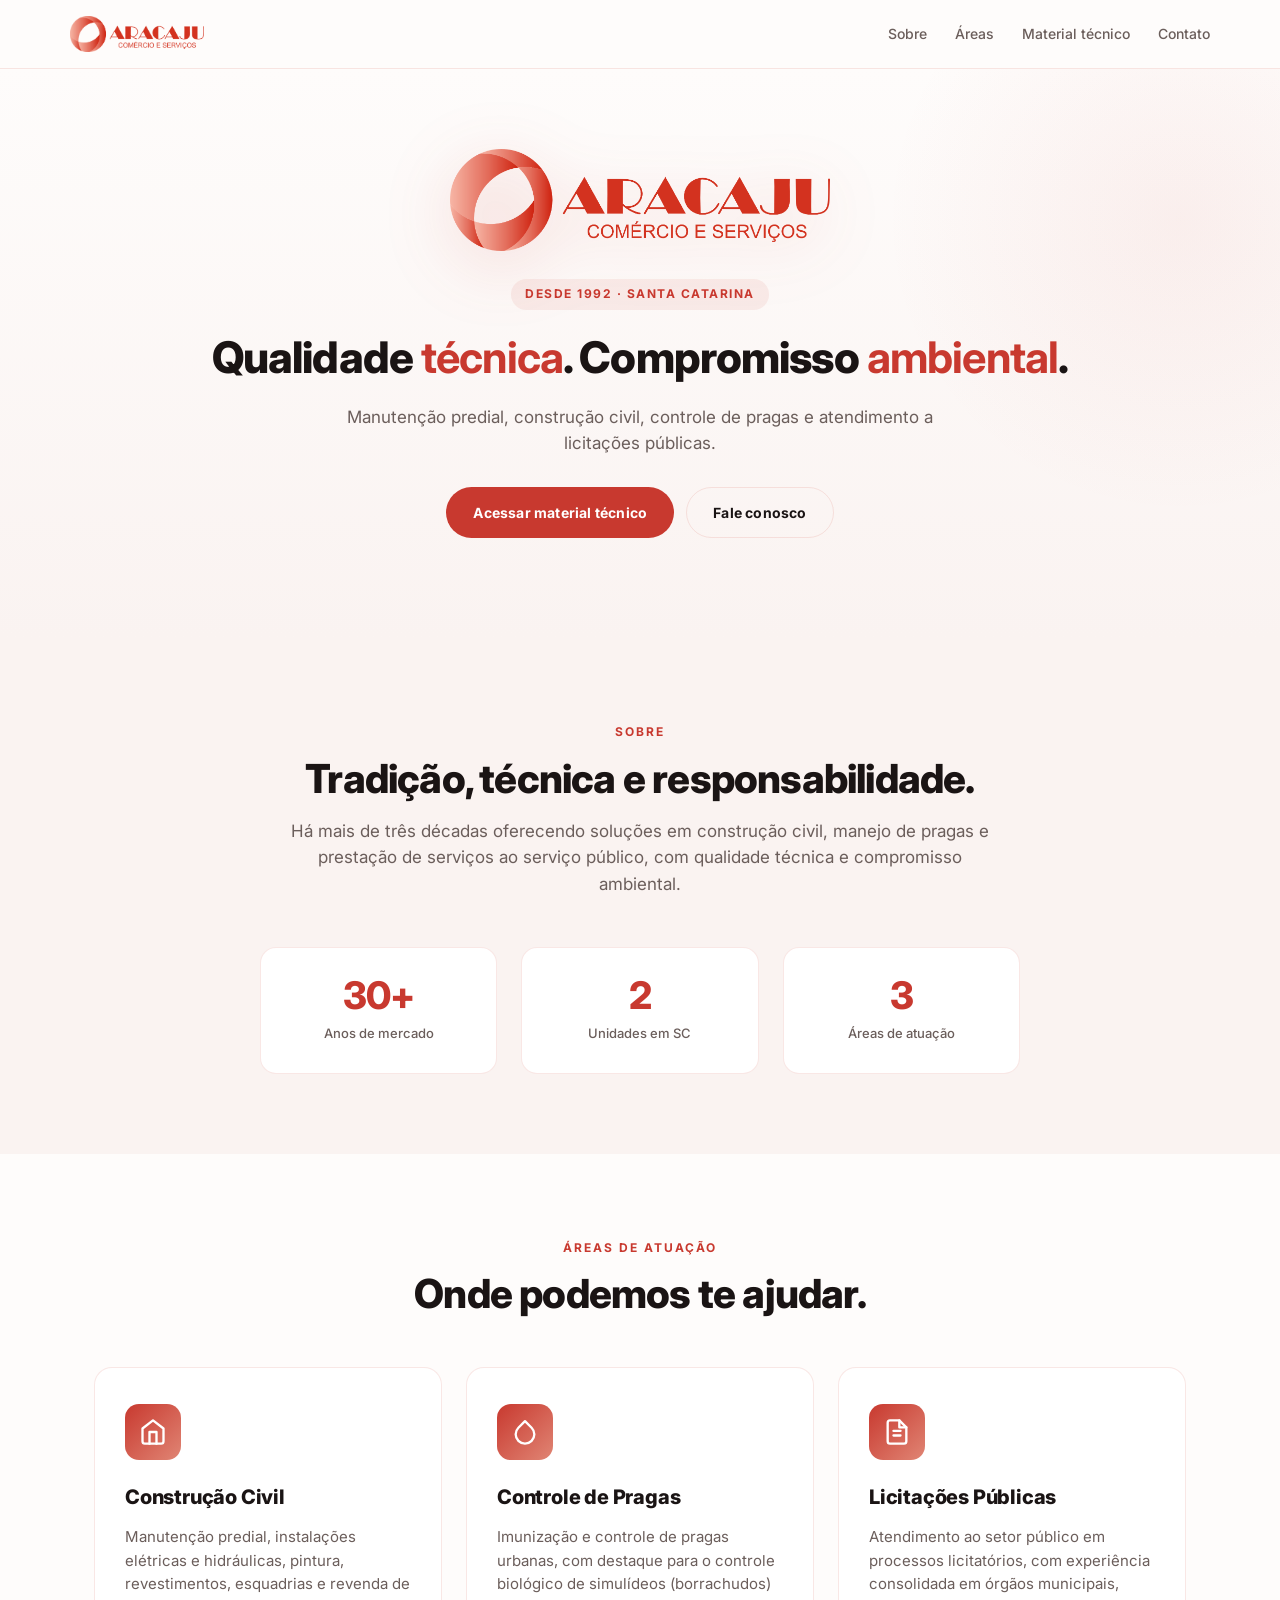
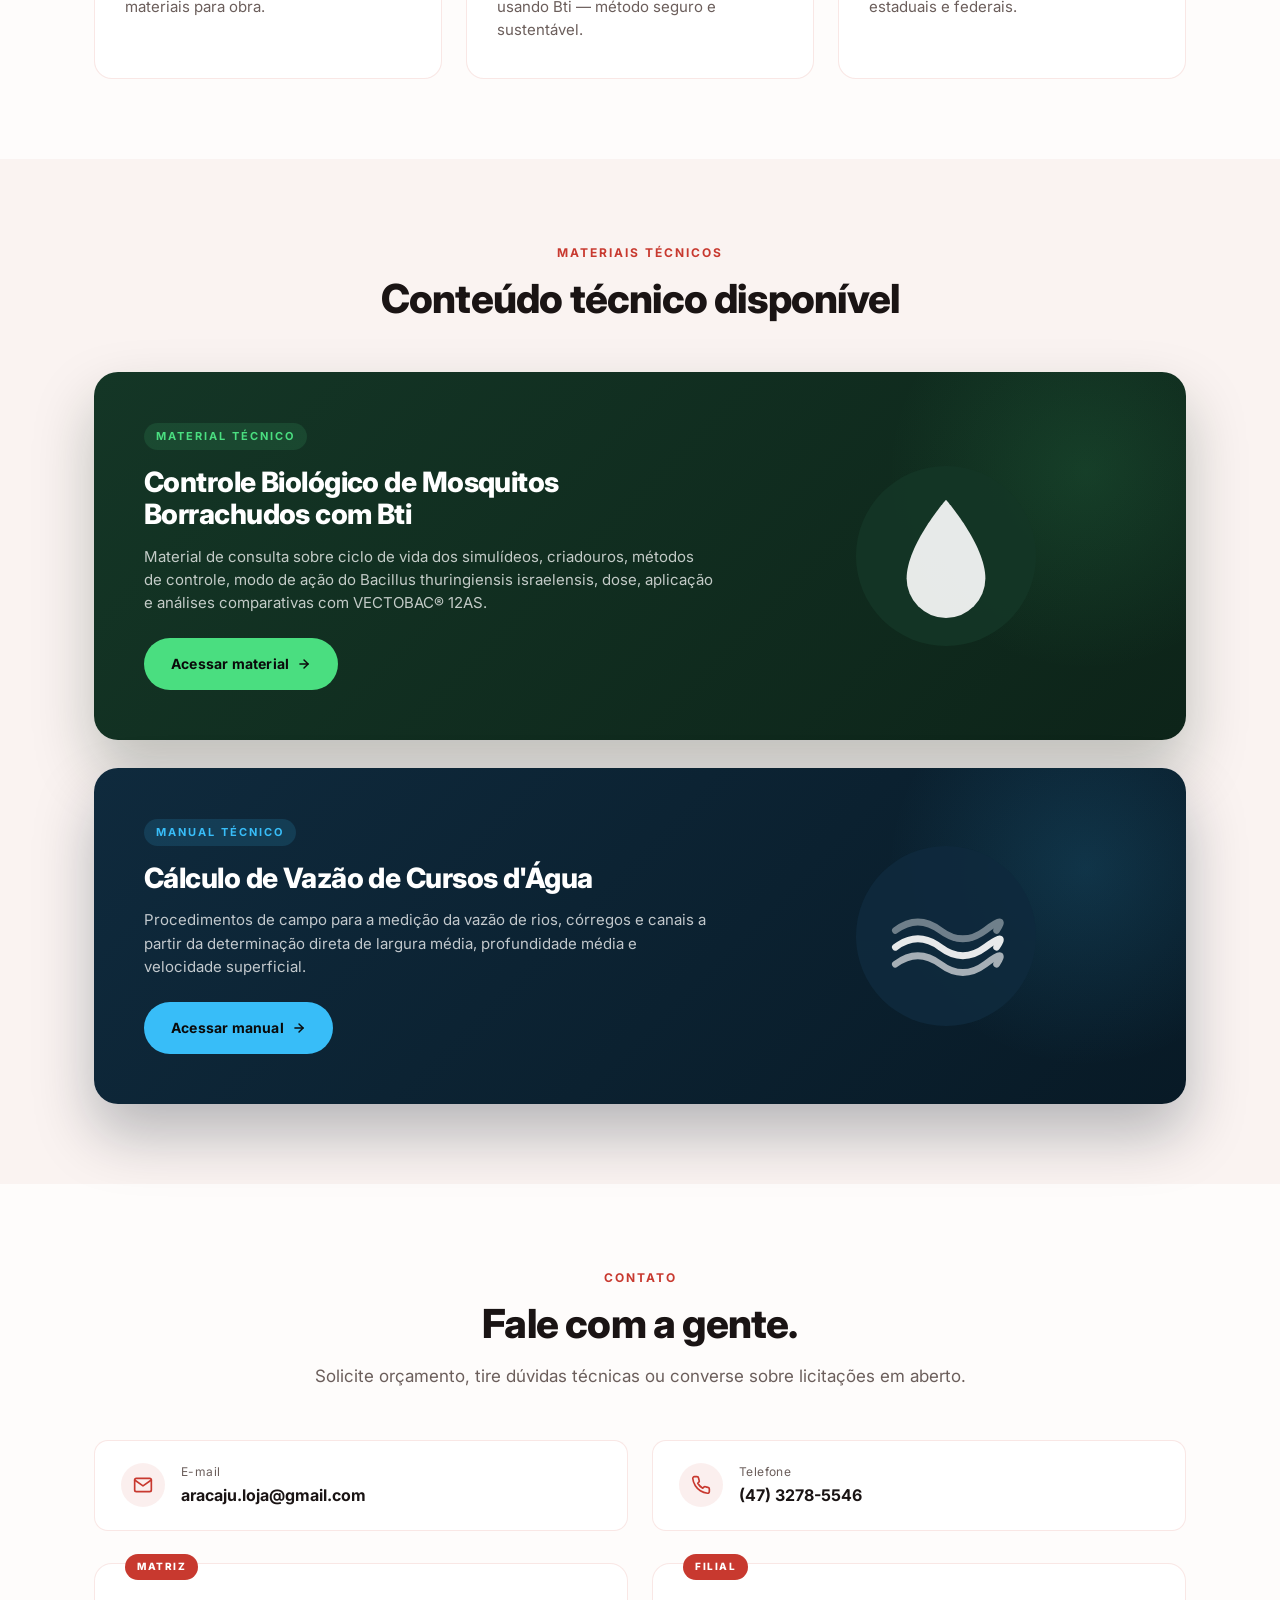
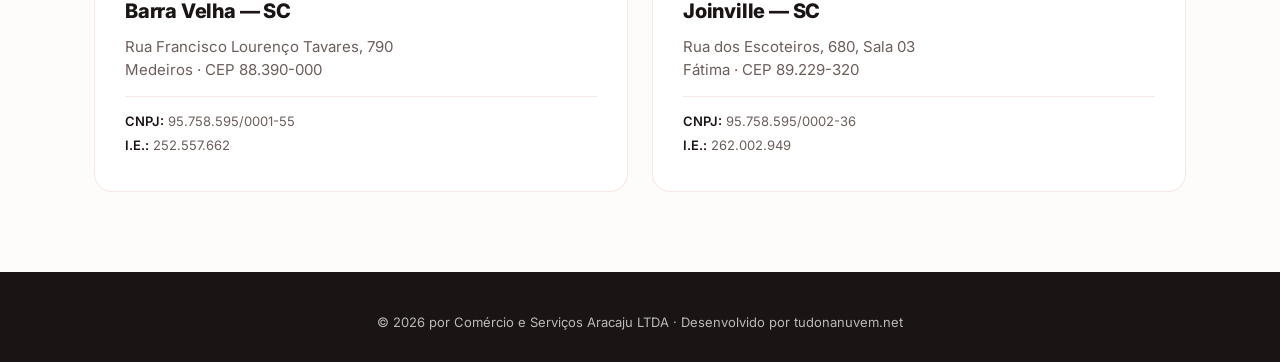
<file: index.html>
<!DOCTYPE html>
<html lang="pt-BR">
<head>
  <meta charset="UTF-8">
  <meta name="viewport" content="width=device-width, initial-scale=1.0">

  <!-- Google Tag Manager -->
  <script>(function(w,d,s,l,i){w[l]=w[l]||[];w[l].push({'gtm.start':
  new Date().getTime(),event:'gtm.js'});var f=d.getElementsByTagName(s)[0],
  j=d.createElement(s),dl=l!='dataLayer'?'&l='+l:'';j.async=true;j.src=
  'https://www.googletagmanager.com/gtm.js?id='+i+dl;f.parentNode.insertBefore(j,f);
  })(window,document,'script','dataLayer','GTM-55TD24K2');</script>
  <!-- End Google Tag Manager -->

  <!-- Google tag (gtag.js) -->
  <script async src="https://www.googletagmanager.com/gtag/js?id=G-ZRKJ5TG0GE"></script>
  <script>
    window.dataLayer = window.dataLayer || [];
    function gtag(){dataLayer.push(arguments);}
    gtag('js', new Date());

    gtag('config', 'G-ZRKJ5TG0GE');
  </script>

  <!-- Primary -->
  <title>Aracaju Comércio e Serviços — Construção, Controle de Pragas e Licitações</title>
  <meta name="description" content="Comércio e Serviços Aracaju LTDA — desde 1992 prestando serviços ao setor público e privado em Santa Catarina. Construção civil, manutenção predial, revenda de materiais e controle de borrachudos com Bti.">
  <meta name="keywords" content="Aracaju Serviços, Comércio e Serviços Aracaju, controle de borrachudos, controle de simulídeos, construção civil, manutenção predial, licitações públicas, Barra Velha, Joinville, Santa Catarina">
  <meta name="author" content="Comércio e Serviços Aracaju LTDA">
  <meta name="robots" content="index, follow">
  <meta name="theme-color" content="#c8392f">
  <link rel="canonical" href="https://aracajuservicos.com.br/">

  <!-- Open Graph -->
  <meta property="og:type" content="website">
  <meta property="og:locale" content="pt_BR">
  <meta property="og:site_name" content="Aracaju Serviços">
  <meta property="og:url" content="https://aracajuservicos.com.br/">
  <meta property="og:title" content="Aracaju Comércio e Serviços — Desde 1992">
  <meta property="og:description" content="Construção civil, manutenção predial, controle de borrachudos e atendimento a licitações públicas em Santa Catarina.">
  <meta property="og:image" content="https://aracajuservicos.com.br/img/logo.png">
  <meta property="og:image:alt" content="Logotipo Aracaju Comércio e Serviços">

  <!-- Twitter -->
  <meta name="twitter:card" content="summary_large_image">
  <meta name="twitter:title" content="Aracaju Comércio e Serviços — Desde 1992">
  <meta name="twitter:description" content="Construção civil, manutenção predial, controle de borrachudos e atendimento a licitações públicas em Santa Catarina.">
  <meta name="twitter:image" content="https://aracajuservicos.com.br/img/logo.png">

  <link rel="icon" type="image/png" href="img/favicon.png">
  <link rel="apple-touch-icon" href="img/icon-192.png">

  <!-- PWA -->
  <link rel="manifest" href="manifest.json">
  <meta name="application-name" content="Aracaju">
  <meta name="apple-mobile-web-app-capable" content="yes">
  <meta name="apple-mobile-web-app-status-bar-style" content="default">
  <meta name="apple-mobile-web-app-title" content="Aracaju">

  <!-- Structured Data -->
  <script type="application/ld+json">
  {
    "@context": "https://schema.org",
    "@type": "Organization",
    "name": "Comércio e Serviços Aracaju LTDA",
    "alternateName": "Aracaju Serviços",
    "url": "https://aracajuservicos.com.br",
    "logo": "https://aracajuservicos.com.br/img/logo.png",
    "foundingDate": "1992",
    "email": "aracaju.loja@gmail.com",
    "telephone": "+55-47-3278-5546",
    "address": [
      {
        "@type": "PostalAddress",
        "streetAddress": "Rua Francisco Lourenço Tavares, 790",
        "addressLocality": "Barra Velha",
        "addressRegion": "SC",
        "postalCode": "88390-000",
        "addressCountry": "BR"
      },
      {
        "@type": "PostalAddress",
        "streetAddress": "Rua dos Escoteiros, 680, Sala 03",
        "addressLocality": "Joinville",
        "addressRegion": "SC",
        "postalCode": "89229-320",
        "addressCountry": "BR"
      }
    ],
    "areaServed": "Santa Catarina",
    "taxID": "95.758.595/0001-55"
  }
  </script>

  <link rel="preconnect" href="https://fonts.googleapis.com">
  <link rel="preconnect" href="https://fonts.gstatic.com" crossorigin>
  <link href="https://fonts.googleapis.com/css2?family=Inter:wght@400;500;600;700;800&display=swap" rel="stylesheet">

  <style>
    :root {
      --red: #c8392f;
      --red-dark: #a62b22;
      --red-light: #e08574;
      --bg: #fefcfb;
      --bg-soft: #faf3f1;
      --ink: #1a1414;
      --muted: #6b5e5b;
      --line: rgba(200, 57, 47, 0.12);
    }

    * { margin: 0; padding: 0; box-sizing: border-box; }
    html { scroll-behavior: smooth; }
    body {
      font-family: 'Inter', system-ui, -apple-system, sans-serif;
      background: var(--bg);
      color: var(--ink);
      line-height: 1.55;
      -webkit-font-smoothing: antialiased;
    }

    img { display: block; max-width: 100%; height: auto; }
    a { color: inherit; text-decoration: none; }

    .container { width: 100%; max-width: 1140px; margin: 0 auto; padding: 0 24px; }

    /* === HEADER === */
    header {
      position: sticky;
      top: 0;
      z-index: 50;
      background: rgba(254, 252, 251, 0.92);
      backdrop-filter: blur(14px);
      -webkit-backdrop-filter: blur(14px);
      border-bottom: 1px solid var(--line);
    }
    .nav {
      display: flex;
      align-items: center;
      justify-content: space-between;
      padding: 16px 0;
    }
    .nav-logo img { height: 36px; }
    .nav-links { display: flex; gap: 28px; }
    .nav-links a {
      font-size: 14px;
      font-weight: 500;
      color: var(--muted);
      transition: color 0.2s;
    }
    .nav-links a:hover { color: var(--red); }

    .nav-toggle {
      display: none;
      width: 42px;
      height: 42px;
      flex-direction: column;
      justify-content: center;
      align-items: center;
      gap: 5px;
      background: transparent;
      border: 0;
      cursor: pointer;
      padding: 0;
    }
    .nav-toggle span {
      display: block;
      width: 22px;
      height: 2px;
      background: var(--ink);
      border-radius: 2px;
      transition: transform 0.3s, opacity 0.2s;
    }
    .nav-toggle.open span:nth-child(1) { transform: translateY(7px) rotate(45deg); }
    .nav-toggle.open span:nth-child(2) { opacity: 0; }
    .nav-toggle.open span:nth-child(3) { transform: translateY(-7px) rotate(-45deg); }

    .mobile-menu {
      display: none;
      flex-direction: column;
      background: rgba(254, 252, 251, 0.98);
      backdrop-filter: blur(14px);
      -webkit-backdrop-filter: blur(14px);
      border-top: 1px solid var(--line);
      border-bottom: 1px solid var(--line);
    }
    .mobile-menu.open { display: flex; }
    .mobile-menu a {
      padding: 16px 24px;
      font-size: 15px;
      font-weight: 600;
      color: var(--ink);
      border-bottom: 1px solid var(--line);
      transition: all 0.2s;
    }
    .mobile-menu a:last-child { border-bottom: none; }
    .mobile-menu a:hover { background: var(--bg-soft); color: var(--red); }

    /* === HERO === */
    .hero {
      padding: 80px 0 100px;
      background: linear-gradient(180deg, var(--bg) 0%, var(--bg-soft) 100%);
      position: relative;
      overflow: hidden;
    }
    .hero::before {
      content: "";
      position: absolute;
      top: -150px;
      right: -200px;
      width: 600px;
      height: 600px;
      background: radial-gradient(circle, rgba(200, 57, 47, 0.06), transparent 70%);
      pointer-events: none;
    }
    .hero-inner {
      display: flex;
      flex-direction: column;
      align-items: center;
      text-align: center;
      gap: 22px;
      position: relative;
    }
    .hero-logo {
      width: 380px;
      max-width: 80%;
      filter: drop-shadow(0 14px 32px rgba(200, 57, 47, 0.18));
      margin-bottom: 6px;
    }
    .hero-tag {
      display: inline-block;
      font-size: 12px;
      font-weight: 700;
      letter-spacing: 1.5px;
      text-transform: uppercase;
      color: var(--red);
      background: rgba(200, 57, 47, 0.08);
      padding: 6px 14px;
      border-radius: 99px;
    }
    .hero h1 {
      font-size: clamp(26px, 3.4vw, 44px);
      font-weight: 800;
      letter-spacing: -0.02em;
      line-height: 1.15;
      max-width: none;
      white-space: nowrap;
    }
    .hero h1 strong { color: var(--red); }
    .hero p {
      font-size: 17px;
      color: var(--muted);
      max-width: 600px;
    }
    .hero-actions { display: flex; gap: 12px; flex-wrap: wrap; justify-content: center; margin-top: 8px; }
    .btn {
      display: inline-flex;
      align-items: center;
      gap: 8px;
      padding: 14px 26px;
      border-radius: 99px;
      font-weight: 700;
      font-size: 14px;
      letter-spacing: 0.2px;
      transition: all 0.2s;
      border: 1.5px solid transparent;
      cursor: pointer;
    }
    .btn-primary {
      background: var(--red);
      color: #fff;
    }
    .btn-primary:hover {
      background: var(--red-dark);
      transform: translateY(-2px);
      box-shadow: 0 12px 28px rgba(200, 57, 47, 0.3);
    }
    .btn-ghost {
      background: transparent;
      color: var(--ink);
      border-color: var(--line);
    }
    .btn-ghost:hover {
      border-color: var(--red);
      color: var(--red);
    }
    /* === SECTIONS === */
    section.block {
      padding: 80px 0;
    }
    .section-head {
      text-align: center;
      max-width: 720px;
      margin: 0 auto 50px;
    }
    .section-eyebrow {
      display: inline-block;
      font-size: 12px;
      font-weight: 700;
      letter-spacing: 2px;
      text-transform: uppercase;
      color: var(--red);
      margin-bottom: 14px;
    }
    .section-title {
      font-size: clamp(28px, 3.6vw, 40px);
      font-weight: 800;
      letter-spacing: -0.02em;
      line-height: 1.15;
      margin-bottom: 16px;
    }
    .section-text {
      font-size: 17px;
      color: var(--muted);
    }

    /* === SOBRE === */
    .sobre { background: var(--bg-soft); }
    .sobre-grid {
      display: grid;
      grid-template-columns: repeat(3, 1fr);
      gap: 24px;
      margin-top: 50px;
      max-width: 760px;
      margin-left: auto;
      margin-right: auto;
    }
    .stat-card {
      background: #fff;
      padding: 28px 24px;
      border-radius: 16px;
      border: 1px solid var(--line);
      text-align: center;
    }
    .stat-num {
      font-size: 38px;
      font-weight: 800;
      color: var(--red);
      letter-spacing: -0.02em;
      line-height: 1;
      display: block;
      margin-bottom: 6px;
    }
    .stat-label {
      font-size: 13px;
      color: var(--muted);
      font-weight: 500;
    }

    /* === ÁREAS === */
    .areas-grid {
      display: grid;
      grid-template-columns: repeat(3, 1fr);
      gap: 24px;
    }
    .area-card {
      background: #fff;
      padding: 36px 30px;
      border-radius: 18px;
      border: 1px solid var(--line);
      transition: transform 0.3s, box-shadow 0.3s;
    }
    .area-card:hover {
      transform: translateY(-4px);
      box-shadow: 0 20px 40px rgba(200, 57, 47, 0.08);
    }
    .area-icon {
      width: 56px;
      height: 56px;
      border-radius: 14px;
      background: linear-gradient(135deg, var(--red), var(--red-light));
      display: flex;
      align-items: center;
      justify-content: center;
      color: #fff;
      margin-bottom: 22px;
    }
    .area-icon svg { width: 28px; height: 28px; }
    .area-card h3 {
      font-size: 20px;
      font-weight: 800;
      margin-bottom: 12px;
      letter-spacing: -0.01em;
    }
    .area-card p {
      color: var(--muted);
      font-size: 15px;
    }

    /* === MATERIAIS === */
    .materiais { background: var(--bg-soft); }
    .materiais-stack {
      display: flex;
      flex-direction: column;
      gap: 28px;
    }
    .featured-card {
      background: linear-gradient(135deg, #143626, #0d2419);
      color: #fff;
      border-radius: 24px;
      padding: 50px;
      display: grid;
      grid-template-columns: 1.5fr 1fr;
      gap: 40px;
      align-items: center;
      box-shadow: 0 30px 60px rgba(13, 36, 25, 0.25);
      position: relative;
      overflow: hidden;
    }
    .featured-card::before {
      content: "";
      position: absolute;
      top: -100px;
      right: -100px;
      width: 400px;
      height: 400px;
      background: radial-gradient(circle, rgba(74, 222, 128, 0.12), transparent 70%);
    }
    .featured-tag {
      display: inline-block;
      font-size: 11px;
      font-weight: 700;
      letter-spacing: 2px;
      text-transform: uppercase;
      color: #4ade80;
      background: rgba(74, 222, 128, 0.12);
      padding: 5px 12px;
      border-radius: 99px;
      margin-bottom: 16px;
      position: relative;
    }
    .featured-card h3 {
      font-size: 28px;
      font-weight: 800;
      letter-spacing: -0.02em;
      line-height: 1.15;
      margin-bottom: 14px;
      position: relative;
    }
    .featured-card p {
      color: rgba(255, 255, 255, 0.75);
      font-size: 15px;
      margin-bottom: 24px;
      position: relative;
    }
    .featured-card .btn-primary {
      background: #4ade80;
      color: #0a0a0a;
      position: relative;
    }
    .featured-card .btn-primary:hover {
      background: #6ee69b;
      box-shadow: 0 12px 28px rgba(74, 222, 128, 0.3);
    }
    .featured-visual {
      display: grid;
      place-items: center;
      position: relative;
    }
    .featured-visual svg {
      width: 180px;
      height: 180px;
      opacity: 0.9;
    }

    /* Variante azul (água) — manual de vazão */
    .featured-card.water {
      background: linear-gradient(135deg, #0f2a3d, #081a26);
      box-shadow: 0 30px 60px rgba(8, 26, 38, 0.28);
    }
    .featured-card.water::before {
      background: radial-gradient(circle, rgba(56, 189, 248, 0.14), transparent 70%);
    }
    .featured-card.water .featured-tag {
      color: #38bdf8;
      background: rgba(56, 189, 248, 0.14);
    }
    .featured-card.water .btn-primary {
      background: #38bdf8;
      color: #0a0a0a;
    }
    .featured-card.water .btn-primary:hover {
      background: #7dd3fc;
      box-shadow: 0 12px 28px rgba(56, 189, 248, 0.3);
    }

    /* === CONTATO === */
    .contato-info {
      display: grid;
      grid-template-columns: 1fr 1fr;
      gap: 24px;
      margin-bottom: 32px;
    }
    .contact-pill {
      background: #fff;
      padding: 22px 26px;
      border-radius: 14px;
      border: 1px solid var(--line);
      display: flex;
      align-items: center;
      gap: 16px;
    }
    .contact-pill .icon-circle {
      width: 44px;
      height: 44px;
      border-radius: 50%;
      background: rgba(200, 57, 47, 0.08);
      color: var(--red);
      display: grid;
      place-items: center;
      flex-shrink: 0;
    }
    .contact-pill .icon-circle svg { width: 20px; height: 20px; }
    .contact-pill-label {
      font-size: 12px;
      color: var(--muted);
      letter-spacing: 0.4px;
      margin-bottom: 2px;
    }
    .contact-pill-value {
      font-size: 16px;
      font-weight: 700;
      color: var(--ink);
    }
    .contact-pill-value:hover { color: var(--red); }

    .units-grid {
      display: grid;
      grid-template-columns: 1fr 1fr;
      gap: 24px;
    }
    .unit-card {
      background: #fff;
      border: 1px solid var(--line);
      border-radius: 18px;
      padding: 32px 30px;
      position: relative;
    }
    .unit-badge {
      position: absolute;
      top: -10px;
      left: 30px;
      background: var(--red);
      color: #fff;
      font-size: 10px;
      font-weight: 800;
      letter-spacing: 1.5px;
      text-transform: uppercase;
      padding: 5px 12px;
      border-radius: 99px;
    }
    .unit-card h4 {
      font-size: 20px;
      font-weight: 800;
      margin-bottom: 8px;
      letter-spacing: -0.01em;
    }
    .unit-card .unit-address {
      color: var(--muted);
      font-size: 15px;
      line-height: 1.55;
      margin-bottom: 14px;
    }
    .unit-meta {
      font-size: 13px;
      color: var(--muted);
      padding-top: 14px;
      border-top: 1px solid var(--line);
    }
    .unit-meta div { margin-bottom: 4px; }
    .unit-meta strong { color: var(--ink); font-weight: 600; }

    /* === FOOTER === */
    footer.site-footer {
      background: #1a1414;
      color: rgba(255, 255, 255, 0.7);
      padding: 40px 0 30px;
      font-size: 13px;
    }
    .footer-inner {
      display: flex;
      justify-content: center;
      align-items: center;
      flex-wrap: wrap;
      gap: 16px;
      text-align: center;
    }
    .footer-inner img { height: 28px; opacity: 0.85; }
    .footer-credits a { color: rgba(255, 255, 255, 0.85); transition: color 0.2s; }
    .footer-credits a:hover { color: var(--red-light); }

    /* === RESPONSIVE === */
    @media (max-width: 900px) {
      .nav-links { display: none; }
      .nav-toggle { display: flex; }
      .nav { padding: 16px 8px; }
      .nav-logo img { height: 30px; }
      .hero { padding: 50px 0 70px; }
      .hero-logo { width: 280px; }
      .hero h1 { white-space: normal; font-size: clamp(26px, 6.5vw, 34px); }
      section.block { padding: 60px 0; }
      .sobre-grid { grid-template-columns: 1fr; max-width: 360px; }
      .areas-grid { grid-template-columns: 1fr; }
      .featured-card { grid-template-columns: 1fr; padding: 36px 28px; text-align: center; }
      .featured-visual { order: -1; }
      .featured-visual svg { width: 120px; height: 120px; }
      .contato-info, .units-grid { grid-template-columns: 1fr; }
      .footer-inner { justify-content: center; text-align: center; }
    }
  </style>
</head>
<body>

  <!-- Google Tag Manager (noscript) -->
  <noscript><iframe src="https://www.googletagmanager.com/ns.html?id=GTM-55TD24K2"
  height="0" width="0" style="display:none;visibility:hidden"></iframe></noscript>
  <!-- End Google Tag Manager (noscript) -->

  <header>
    <div class="container nav">
      <a class="nav-logo" href="#topo"><img src="img/logo.png" alt="Aracaju Comércio e Serviços"></a>
      <nav class="nav-links">
        <a href="#sobre">Sobre</a>
        <a href="#areas">Áreas</a>
        <a href="#material-tecnico">Material técnico</a>
        <a href="#contato">Contato</a>
      </nav>
      <button class="nav-toggle" id="navToggle" aria-label="Abrir menu" aria-expanded="false">
        <span></span><span></span><span></span>
      </button>
    </div>
    <nav class="mobile-menu" id="mobileMenu">
      <a href="#sobre">Sobre</a>
      <a href="#areas">Áreas</a>
      <a href="#material-tecnico">Material técnico</a>
      <a href="#contato">Contato</a>
    </nav>
  </header>

  <main id="topo">

    <section class="hero">
      <div class="container hero-inner">
        <img class="hero-logo" src="img/logo.png" alt="Aracaju Comércio e Serviços">
        <span class="hero-tag">Desde 1992 · Santa Catarina</span>
        <h1>Qualidade <strong>técnica</strong>. Compromisso <strong>ambiental</strong>.</h1>
        <p>Manutenção predial, construção civil, controle de pragas e atendimento a licitações públicas.</p>
        <div class="hero-actions">
          <a class="btn btn-primary" href="#material-tecnico">Acessar material técnico</a>
          <a class="btn btn-ghost" href="#contato">Fale conosco</a>
        </div>
      </div>
    </section>

    <section class="block sobre" id="sobre">
      <div class="container">
        <div class="section-head">
          <span class="section-eyebrow">Sobre</span>
          <h2 class="section-title">Tradição, técnica e responsabilidade.</h2>
          <p class="section-text">Há mais de três décadas oferecendo soluções em construção civil, manejo de pragas e prestação de serviços ao serviço público, com qualidade técnica e compromisso ambiental.</p>
        </div>
        <div class="sobre-grid">
          <div class="stat-card">
            <span class="stat-num">30+</span>
            <span class="stat-label">Anos de mercado</span>
          </div>
          <div class="stat-card">
            <span class="stat-num">2</span>
            <span class="stat-label">Unidades em SC</span>
          </div>
          <div class="stat-card">
            <span class="stat-num">3</span>
            <span class="stat-label">Áreas de atuação</span>
          </div>
        </div>
      </div>
    </section>

    <section class="block" id="areas">
      <div class="container">
        <div class="section-head">
          <span class="section-eyebrow">Áreas de atuação</span>
          <h2 class="section-title">Onde podemos te ajudar.</h2>
        </div>
        <div class="areas-grid">
          <article class="area-card">
            <div class="area-icon">
              <svg viewBox="0 0 24 24" fill="none" stroke="currentColor" stroke-width="2" stroke-linecap="round" stroke-linejoin="round">
                <path d="M3 9l9-7 9 7v11a2 2 0 0 1-2 2H5a2 2 0 0 1-2-2z"/>
                <polyline points="9 22 9 12 15 12 15 22"/>
              </svg>
            </div>
            <h3>Construção Civil</h3>
            <p>Manutenção predial, instalações elétricas e hidráulicas, pintura, revestimentos, esquadrias e revenda de materiais para obra.</p>
          </article>
          <article class="area-card">
            <div class="area-icon">
              <svg viewBox="0 0 24 24" fill="none" stroke="currentColor" stroke-width="2" stroke-linecap="round" stroke-linejoin="round">
                <path d="M12 2.69l5.66 5.66a8 8 0 1 1-11.31 0z"/>
              </svg>
            </div>
            <h3>Controle de Pragas</h3>
            <p>Imunização e controle de pragas urbanas, com destaque para o controle biológico de simulídeos (borrachudos) usando Bti — método seguro e sustentável.</p>
          </article>
          <article class="area-card">
            <div class="area-icon">
              <svg viewBox="0 0 24 24" fill="none" stroke="currentColor" stroke-width="2" stroke-linecap="round" stroke-linejoin="round">
                <path d="M14 2H6a2 2 0 0 0-2 2v16a2 2 0 0 0 2 2h12a2 2 0 0 0 2-2V8z"/>
                <polyline points="14 2 14 8 20 8"/>
                <line x1="9" y1="15" x2="15" y2="15"/>
                <line x1="9" y1="11" x2="15" y2="11"/>
              </svg>
            </div>
            <h3>Licitações Públicas</h3>
            <p>Atendimento ao setor público em processos licitatórios, com experiência consolidada em órgãos municipais, estaduais e federais.</p>
          </article>
        </div>
      </div>
    </section>

    <section class="block materiais" id="material-tecnico">
      <div class="container">
        <div class="section-head">
          <span class="section-eyebrow">Materiais técnicos</span>
          <h2 class="section-title">Conteúdo técnico disponível</h2>
        </div>
        <div class="materiais-stack">
          <article class="featured-card">
            <div>
              <span class="featured-tag">Material técnico</span>
              <h3>Controle Biológico de Mosquitos Borrachudos com Bti</h3>
              <p>Material de consulta sobre ciclo de vida dos simulídeos, criadouros, métodos de controle, modo de ação do Bacillus thuringiensis israelensis, dose, aplicação e análises comparativas com VECTOBAC® 12AS.</p>
              <a class="btn btn-primary" href="borrachudos/">
                Acessar material
                <svg viewBox="0 0 24 24" width="14" height="14" fill="none" stroke="currentColor" stroke-width="2.5" stroke-linecap="round" stroke-linejoin="round"><line x1="5" y1="12" x2="19" y2="12"/><polyline points="12 5 19 12 12 19"/></svg>
              </a>
            </div>
            <div class="featured-visual">
              <svg viewBox="0 0 64 64" aria-hidden="true">
                <circle cx="32" cy="32" r="32" fill="#143626"/>
                <path d="M32 12 C32 12, 18 28, 18 40 A14 14 0 0 0 46 40 C46 28, 32 12, 32 12 Z" fill="#ffffff"/>
              </svg>
            </div>
          </article>

          <article class="featured-card water">
            <div>
              <span class="featured-tag">Manual técnico</span>
              <h3>Cálculo de Vazão de Cursos d'Água</h3>
              <p>Procedimentos de campo para a medição da vazão de rios, córregos e canais a partir da determinação direta de largura média, profundidade média e velocidade superficial.</p>
              <a class="btn btn-primary" href="vazao/">
                Acessar manual
                <svg viewBox="0 0 24 24" width="14" height="14" fill="none" stroke="currentColor" stroke-width="2.5" stroke-linecap="round" stroke-linejoin="round"><line x1="5" y1="12" x2="19" y2="12"/><polyline points="12 5 19 12 12 19"/></svg>
              </a>
            </div>
            <div class="featured-visual">
              <svg viewBox="0 0 64 64" aria-hidden="true">
                <circle cx="32" cy="32" r="32" fill="#0f2a3d"/>
                <path d="M14 36 Q 22 30 30 36 T 46 36 T 50 36" stroke="#ffffff" stroke-width="2.4" fill="none" stroke-linecap="round"/>
                <path d="M14 42 Q 22 36 30 42 T 46 42 T 50 42" stroke="#ffffff" stroke-width="2.4" fill="none" stroke-linecap="round" opacity="0.7"/>
                <path d="M14 30 Q 22 24 30 30 T 46 30 T 50 30" stroke="#ffffff" stroke-width="2.4" fill="none" stroke-linecap="round" opacity="0.45"/>
              </svg>
            </div>
          </article>
        </div>
      </div>
    </section>

    <section class="block" id="contato">
      <div class="container">
        <div class="section-head">
          <span class="section-eyebrow">Contato</span>
          <h2 class="section-title">Fale com a gente.</h2>
          <p class="section-text">Solicite orçamento, tire dúvidas técnicas ou converse sobre licitações em aberto.</p>
        </div>

        <div class="contato-info">
          <a class="contact-pill" href="mailto:aracaju.loja@gmail.com">
            <span class="icon-circle">
              <svg viewBox="0 0 24 24" fill="none" stroke="currentColor" stroke-width="2" stroke-linecap="round" stroke-linejoin="round">
                <path d="M4 4h16c1.1 0 2 .9 2 2v12c0 1.1-.9 2-2 2H4c-1.1 0-2-.9-2-2V6c0-1.1.9-2 2-2z"/>
                <polyline points="22,6 12,13 2,6"/>
              </svg>
            </span>
            <div>
              <div class="contact-pill-label">E-mail</div>
              <span class="contact-pill-value">aracaju.loja@gmail.com</span>
            </div>
          </a>
          <a class="contact-pill" href="tel:+554732785546">
            <span class="icon-circle">
              <svg viewBox="0 0 24 24" fill="none" stroke="currentColor" stroke-width="2" stroke-linecap="round" stroke-linejoin="round">
                <path d="M22 16.92v3a2 2 0 0 1-2.18 2 19.79 19.79 0 0 1-8.63-3.07 19.5 19.5 0 0 1-6-6 19.79 19.79 0 0 1-3.07-8.67A2 2 0 0 1 4.11 2h3a2 2 0 0 1 2 1.72 12.84 12.84 0 0 0 .7 2.81 2 2 0 0 1-.45 2.11L8.09 9.91a16 16 0 0 0 6 6l1.27-1.27a2 2 0 0 1 2.11-.45 12.84 12.84 0 0 0 2.81.7A2 2 0 0 1 22 16.92z"/>
              </svg>
            </span>
            <div>
              <div class="contact-pill-label">Telefone</div>
              <span class="contact-pill-value">(47) 3278-5546</span>
            </div>
          </a>
        </div>

        <div class="units-grid">
          <article class="unit-card">
            <span class="unit-badge">Matriz</span>
            <h4>Barra Velha — SC</h4>
            <p class="unit-address">Rua Francisco Lourenço Tavares, 790<br>Medeiros · CEP 88.390-000</p>
            <div class="unit-meta">
              <div><strong>CNPJ:</strong> 95.758.595/0001-55</div>
              <div><strong>I.E.:</strong> 252.557.662</div>
            </div>
          </article>
          <article class="unit-card">
            <span class="unit-badge">Filial</span>
            <h4>Joinville — SC</h4>
            <p class="unit-address">Rua dos Escoteiros, 680, Sala 03<br>Fátima · CEP 89.229-320</p>
            <div class="unit-meta">
              <div><strong>CNPJ:</strong> 95.758.595/0002-36</div>
              <div><strong>I.E.:</strong> 262.002.949</div>
            </div>
          </article>
        </div>
      </div>
    </section>

  </main>

  <footer class="site-footer">
    <div class="container footer-inner">
      <div>© <span id="year"></span> por Comércio e Serviços Aracaju LTDA · Desenvolvido por <a href="https://tudonanuvem.net" target="_blank" rel="noopener">tudonanuvem.net</a></div>
    </div>
  </footer>

  <script>
    document.getElementById('year').textContent = new Date().getFullYear();

    const navToggle = document.getElementById('navToggle');
    const mobileMenu = document.getElementById('mobileMenu');

    function closeMenu() {
      navToggle.classList.remove('open');
      mobileMenu.classList.remove('open');
      navToggle.setAttribute('aria-expanded', 'false');
      navToggle.setAttribute('aria-label', 'Abrir menu');
    }

    navToggle.addEventListener('click', () => {
      const isOpen = navToggle.classList.toggle('open');
      mobileMenu.classList.toggle('open', isOpen);
      navToggle.setAttribute('aria-expanded', isOpen);
      navToggle.setAttribute('aria-label', isOpen ? 'Fechar menu' : 'Abrir menu');
    });

    mobileMenu.querySelectorAll('a').forEach((link) => {
      link.addEventListener('click', closeMenu);
    });

    // Service Worker (PWA)
    if ('serviceWorker' in navigator) {
      window.addEventListener('load', () => {
        navigator.serviceWorker
          .register('sw.js')
          .catch((err) => console.warn('SW registration failed:', err));
      });
    }
  </script>
</body>
</html>
</file>
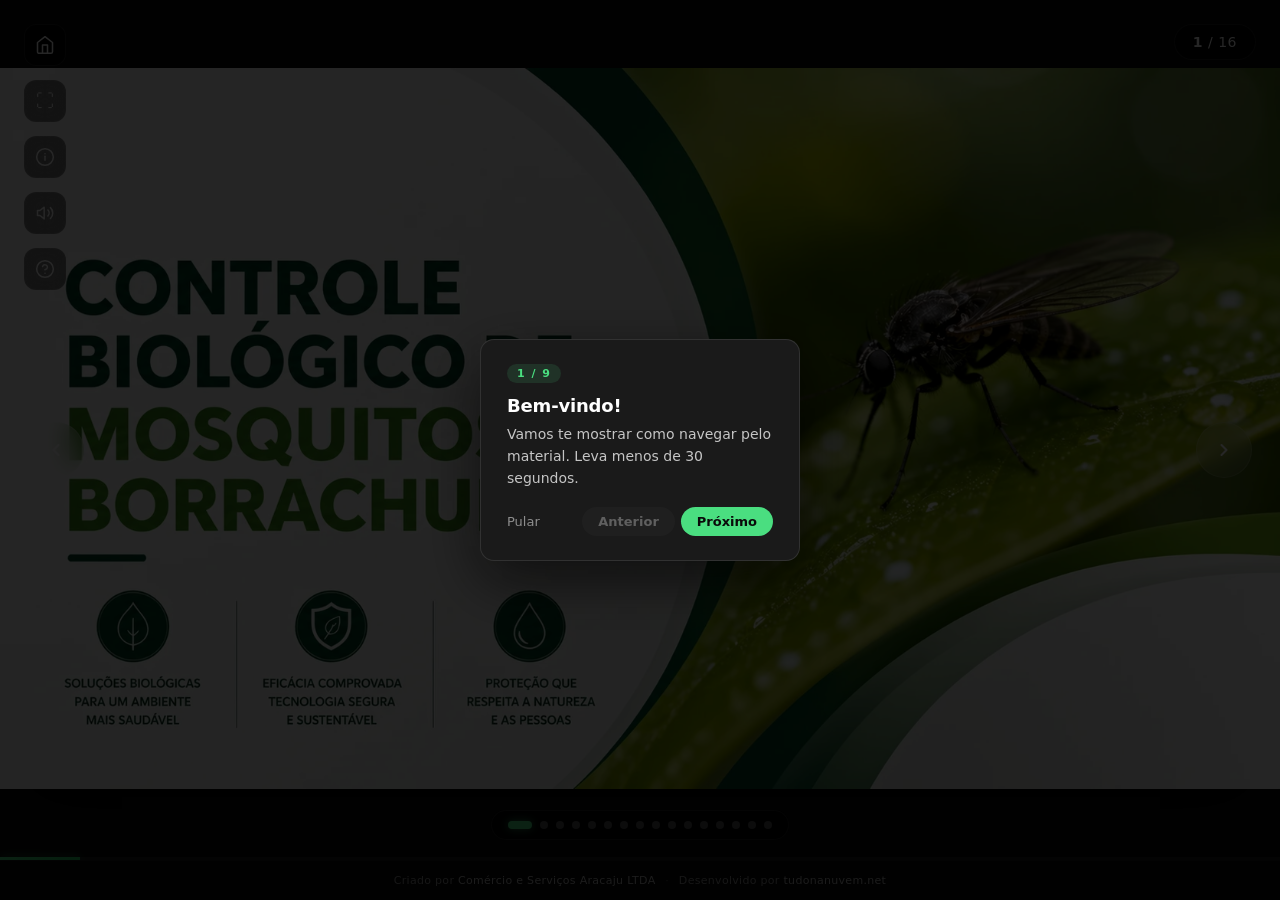
<file: borrachudos/index.html>
<!DOCTYPE html>
<html lang="pt-BR">
<head>
  <meta charset="UTF-8">
  <meta name="viewport" content="width=device-width, initial-scale=1.0, viewport-fit=cover">

  <!-- Google Tag Manager -->
  <script>(function(w,d,s,l,i){w[l]=w[l]||[];w[l].push({'gtm.start':
  new Date().getTime(),event:'gtm.js'});var f=d.getElementsByTagName(s)[0],
  j=d.createElement(s),dl=l!='dataLayer'?'&l='+l:'';j.async=true;j.src=
  'https://www.googletagmanager.com/gtm.js?id='+i+dl;f.parentNode.insertBefore(j,f);
  })(window,document,'script','dataLayer','GTM-55TD24K2');</script>
  <!-- End Google Tag Manager -->

  <!-- Google tag (gtag.js) -->
  <script async src="https://www.googletagmanager.com/gtag/js?id=G-FQZN18B9XT"></script>
  <script>
    window.dataLayer = window.dataLayer || [];
    function gtag(){dataLayer.push(arguments);}
    gtag('js', new Date());

    gtag('config', 'G-FQZN18B9XT');
  </script>

  <!-- Primary -->
  <title>Controle Biológico de Mosquitos Borrachudos com Bti — Aracaju Serviços</title>
  <meta name="description" content="Material técnico sobre controle biológico de mosquitos borrachudos (simulídeos) com Bacillus thuringiensis israelensis (Bti) e VectoBac® 12AS: ciclo de vida, criadouros, métodos, dose, aplicação e análises comparativas.">
  <meta name="keywords" content="borrachudos, controle de borrachudos, simulídeos, Bti, Bacillus thuringiensis israelensis, VectoBac 12AS, controle biológico, mosquito borrachudo, controle de pragas, manejo integrado, Aracaju Serviços">
  <meta name="author" content="Comércio e Serviços Aracaju LTDA">
  <meta name="robots" content="index, follow">
  <meta name="theme-color" content="#0a0a0a">
  <link rel="canonical" href="https://aracajuservicos.com.br/borrachudos/">

  <!-- Open Graph -->
  <meta property="og:type" content="article">
  <meta property="og:locale" content="pt_BR">
  <meta property="og:site_name" content="Aracaju Serviços">
  <meta property="og:url" content="https://aracajuservicos.com.br/borrachudos/">
  <meta property="og:title" content="Controle Biológico de Mosquitos Borrachudos com Bti">
  <meta property="og:description" content="Material técnico sobre controle biológico de borrachudos com Bacillus thuringiensis israelensis (Bti) e VectoBac® 12AS — ciclo de vida, dose, aplicação e análises comparativas.">
  <meta property="og:image" content="https://aracajuservicos.com.br/borrachudos/img/01-capa.webp">
  <meta property="og:image:alt" content="Capa: Controle Biológico de Mosquitos Borrachudos">

  <!-- Twitter -->
  <meta name="twitter:card" content="summary_large_image">
  <meta name="twitter:title" content="Controle Biológico de Mosquitos Borrachudos com Bti">
  <meta name="twitter:description" content="Material técnico completo: ciclo de vida, criadouros, Bti, dose, aplicação e análises comparativas.">
  <meta name="twitter:image" content="https://aracajuservicos.com.br/borrachudos/img/01-capa.webp">

  <!-- Favicon -->
  <link rel="icon" type="image/png" href="img/favicon.png">

  <!-- PWA -->
  <link rel="manifest" href="manifest.json">
  <meta name="application-name" content="Borrachudos">
  <meta name="apple-mobile-web-app-capable" content="yes">
  <meta name="apple-mobile-web-app-status-bar-style" content="black-translucent">
  <meta name="apple-mobile-web-app-title" content="Borrachudos">
  <link rel="apple-touch-icon" href="img/favicon.png">

  <!-- Structured Data -->
  <script type="application/ld+json">
  {
    "@context": "https://schema.org",
    "@type": "DigitalDocument",
    "name": "Controle Biológico de Mosquitos Borrachudos com Bti",
    "description": "Material técnico sobre controle biológico de mosquitos borrachudos (simulídeos) com Bacillus thuringiensis israelensis (Bti) e VectoBac® 12AS.",
    "url": "https://aracajuservicos.com.br/borrachudos/",
    "image": "https://aracajuservicos.com.br/borrachudos/img/01-capa.webp",
    "inLanguage": "pt-BR",
    "numberOfPages": 16,
    "author": {
      "@type": "Organization",
      "name": "Comércio e Serviços Aracaju LTDA",
      "url": "https://aracajuservicos.com.br"
    },
    "publisher": {
      "@type": "Organization",
      "name": "Comércio e Serviços Aracaju LTDA",
      "url": "https://aracajuservicos.com.br"
    },
    "about": [
      "Controle biológico de borrachudos",
      "Bacillus thuringiensis israelensis",
      "VectoBac 12AS",
      "Manejo integrado de simulídeos"
    ]
  }
  </script>

  <link rel="stylesheet" href="styles.css">
</head>
<body>

  <!-- Google Tag Manager (noscript) -->
  <noscript><iframe src="https://www.googletagmanager.com/ns.html?id=GTM-55TD24K2"
  height="0" width="0" style="display:none;visibility:hidden"></iframe></noscript>
  <!-- End Google Tag Manager (noscript) -->

  <div class="loader" id="loader" aria-hidden="true">
    <svg class="loader-icon" viewBox="0 0 64 64" aria-hidden="true">
      <circle cx="32" cy="32" r="32" fill="#143626"/>
      <path d="M32 12 C32 12, 18 28, 18 40 A14 14 0 0 0 46 40 C46 28, 32 12, 32 12 Z" fill="#ffffff"/>
    </svg>
    <div class="loader-bar"><div class="loader-fill" id="loaderFill"></div></div>
    <span class="loader-text" id="loaderText">Carregando 0/16</span>
  </div>

  <main class="sr-only" aria-hidden="false">
    <h1>Controle Biológico de Mosquitos Borrachudos com Bti</h1>
    <p>Material técnico de Comércio e Serviços Aracaju LTDA sobre o controle biológico de mosquitos borrachudos (simulídeos) utilizando Bacillus thuringiensis israelensis (Bti) e o produto VectoBac® 12AS.</p>

    <article>
      <h2>1. Capa</h2>
      <p>Soluções biológicas para um ambiente mais saudável. Eficácia comprovada, tecnologia segura e sustentável. Proteção que respeita a natureza e as pessoas.</p>
    </article>

    <article>
      <h2>2. Ciclo de vida dos borrachudos</h2>
      <h3>Adultos</h3>
      <p>Medem de 2 a 4 mm. Machos vivem cerca de 1 semana; fêmeas de 2 a 4 semanas (podendo chegar a 85 dias em condições favoráveis).</p>
      <h3>Ovos</h3>
      <p>Fêmea realiza, em média, 2 a 4 posturas durante a vida adulta, com cerca de 500 ovos por postura (variando de 200 a 800). Podem permanecer viáveis em períodos de seca prolongados.</p>
      <h3>Larvas</h3>
      <p>Corpo alongado de 3 a 12 mm com leques cefálicos filtradores. Fase larval de 7 a 20 dias (mais longa no inverno).</p>
      <h3>Pupas</h3>
      <p>Ficam fixadas em casulos de seda presos a substratos com águas correntes. Não se alimentam — duração de 2 a 6 dias.</p>
      <p>O estágio de larva é a fase-alvo do controle biológico com Bacillus thuringiensis israelensis (Bti).</p>
    </article>

    <article>
      <h2>3. Criadouros de borrachudos</h2>
      <p>As larvas de simulídeos se criam essencialmente em água corrente, desde torrenciais cursos montanhosos até rios de movimento lento, ou pequenos fios de água. Ovos, larvas e pupas ficam aderidos a superfícies sólidas (rochas, folhas, galhos) e plantas aquáticas submersas ou parcialmente submersas, onde encontram proteção e alimento.</p>
    </article>

    <article>
      <h2>4. Por que controlar borrachudos?</h2>
      <p>Borrachudos transmitem doenças como Encefalites, Oncocercose e provocam alergias. Causam incômodo e danos econômicos na agricultura, turismo, pecuária e recreação. O controle é essencial para proteger a saúde das pessoas, dos animais e garantir o bem-estar da população.</p>
    </article>

    <article>
      <h2>5. Métodos de controle</h2>
      <p>Existem três abordagens: controle mecânico (remoção física), controle com produtos químicos (com risco ambiental e de resistência) e controle com inseticidas biológicos baseados em Bti — opção segura, sustentável e altamente eficaz.</p>
    </article>

    <article>
      <h2>6. VectoBac® 12AS</h2>
      <p>Inseticida biológico à base de Bacillus thuringiensis israelensis (Bti), concentração 1,2% (1200 BTI UTI/mg), cepa AM65-52, com 5 toxinas (Cry e Cyt) em formulação aquosa com aditivo gerador de espuma para visualização do alcance. Embalagem de 10 L. Utilizado há mais de 30 anos no programa de controle de borrachudos no Brasil. Benefícios: ambientalmente seguro, alto custo/benefício, manejo da resistência, segurança para aplicadores e controle eficiente em baixas concentrações.</p>
    </article>

    <article>
      <h2>7. Modo de ação do Bti</h2>
      <p>O Bacillus thuringiensis israelensis produz proteínas cristalinas que, ao serem ingeridas pelas larvas, atuam no intestino médio causando paralisação e morte. Os cristais rompem a parede intestinal e causam a morte das larvas em até 24 horas após a aplicação. A ação é específica contra larvas de mosquitos e borrachudos, segura para peixes, plantas, animais e seres humanos.</p>
    </article>

    <article>
      <h2>8. Como a dose de Bti é calculada</h2>
      <p>A dose de VectoBac® 12AS é calculada com base na vazão do canal e na concentração desejada. É necessário medir a largura média do canal, a profundidade média e a velocidade da água (com flutuador, em distância conhecida). A dose é calculada pela fórmula: PPM × VAZÃO × TEMPO MÉDIO × LARGURA × PROFUNDIDADE. Concentrações típicas: 10 ppm, 15 ppm e 25 ppm.</p>
    </article>

    <article>
      <h2>9. Calibrando o regador</h2>
      <p>A quantidade de água no regador deve ser suficiente para aplicar o produto pelo período mínimo de 1 minuto com o chuveirinho. Encha o regador, cronometre o tempo de esvaziamento e ajuste para garantir aplicação contínua de no mínimo 1 minuto. Misture a dose calculada na quantidade de água definida.</p>
    </article>

    <article>
      <h2>10. Aplicação do Bti em campo</h2>
      <p>Aplicar o produto de forma contínua por no mínimo 1 minuto para garantir boa dispersão. Distribuir uniformemente na lâmina d'água. Priorizar pontos com maior turbulência para melhor mistura. A eficiência depende diretamente da vazão, do tempo e da distribuição.</p>
    </article>

    <article>
      <h2>11. Fatores variáveis para a aplicação</h2>
      <p>Avaliar a presença de cachoeiras, remansos ou represas; obstáculos no escoamento (lixo, pneus, materiais estranhos); quantidade de material orgânico em suspensão. Para definir a distância entre pontos de aplicação, o método visual é o mais eficiente — vantagem do VectoBac 12AS pela espuma sinalizadora.</p>
    </article>

    <article>
      <h2>12. Carreamento do Bti no curso d'água</h2>
      <p>O produto acompanha o fluxo da água ao longo do canal. A dispersão depende da vazão e da turbulência. Espumas ajudam a visualizar o alcance da aplicação. O carreamento eficiente garante que o produto alcance toda a área-alvo.</p>
    </article>

    <article>
      <h2>13. Análise comparativa de dois produtos (H-14)</h2>
      <p>Estudo do Prof. Dr. Carlos Fernando S. Andrade no Riacho Bracinho (Schroeder, SC). Vazão de 2,6 m³/min, dose de 15 ppm/1 min. Produtos avaliados: BT HORUS e VECTOBAC® 12AS. Resultado: VECTOBAC® 12AS apresentou maior eficiência de carreamento, mantendo altas porcentagens de mortalidade em maiores distâncias.</p>
    </article>

    <article>
      <h2>14. Análise comparativa de quatro produtos (H-14)</h2>
      <p>Estudo no Riacho Engenho D'Ouro, Paraty/RJ, dezembro de 2016 a maio de 2017, com aplicação de 15 ppm/1 min. Produtos avaliados: VECTOBAC® 12AS, AEDES CONTROL, THURMAX e BTHORUS. VECTOBAC® 12AS apresentou maior eficiência de carreamento ao longo do curso d'água.</p>
    </article>

    <article>
      <h2>15. Considerações finais</h2>
      <p>Os produtos à base de Bti, com destaque para o VECTOBAC® 12AS, demonstraram alta eficiência no controle de larvas de simulídeos. A eficácia está diretamente relacionada ao carreamento, tempo de aplicação, vazão e distribuição. A tecnologia Bti é segura para o meio ambiente, organismos não-alvo e seres humanos. A aplicação correta segundo as recomendações técnicas é fundamental. O controle eficiente protege a saúde pública, o bem-estar animal e promove desenvolvimento sustentável.</p>
    </article>

    <article>
      <h2>16. Encerramento</h2>
      <p>Seguimos juntos na missão de proteger ambientes, preservar vidas e construir um mundo melhor.</p>
    </article>
  </main>

  <div class="material-viewer">

    <div class="pages" id="pages">
      <div class="page active"><img src="img/01-capa.webp" alt="Capa"></div>
      <div class="page"><img src="img/02-ciclo-vida.webp" alt="Ciclo de Vida"></div>
      <div class="page"><img src="img/03-criadouros.webp" alt="Criadouros"></div>
      <div class="page"><img src="img/04-por-que-controlar.webp" alt="Por que controlar"></div>
      <div class="page"><img src="img/05-metodos-controle.webp" alt="Métodos de controle"></div>
      <div class="page"><img src="img/06-bti.webp" alt="BTI"></div>
      <div class="page"><img src="img/07-modo-acao-bti.webp" alt="Modo de ação do BTI"></div>
      <div class="page"><img src="img/08-dose-bti.webp" alt="Dose de BTI"></div>
      <div class="page"><img src="img/09-calibragem-regador.webp" alt="Calibragem do regador"></div>
      <div class="page"><img src="img/10-aplicacao.webp" alt="Aplicação"></div>
      <div class="page"><img src="img/11-fatores-variaveis.webp" alt="Fatores variáveis"></div>
      <div class="page"><img src="img/12-carreamento.webp" alt="Carreamento"></div>
      <div class="page"><img src="img/13-analise-comparativa-2.webp" alt="Análise comparativa (2 produtos)"></div>
      <div class="page"><img src="img/14-analise-comparativa-4.webp" alt="Análise comparativa (4 produtos)"></div>
      <div class="page"><img src="img/15-consideracoes.webp" alt="Considerações finais"></div>
      <div class="page"><img src="img/16-obrigado.webp" alt="Obrigado"></div>
    </div>

    <button class="nav-btn nav-prev" id="prevBtn" aria-label="Anterior"><svg viewBox="0 0 24 24" fill="none" stroke="currentColor" stroke-width="2.5" stroke-linecap="round" stroke-linejoin="round" aria-hidden="true"><polyline points="15 18 9 12 15 6"/></svg></button>
    <button class="nav-btn nav-next" id="nextBtn" aria-label="Próximo"><svg viewBox="0 0 24 24" fill="none" stroke="currentColor" stroke-width="2.5" stroke-linecap="round" stroke-linejoin="round" aria-hidden="true"><polyline points="9 18 15 12 9 6"/></svg></button>

    <div class="counter">
      <span id="currentPage">1</span> / <span id="totalPages">16</span>
    </div>

    <button class="fullscreen-btn" id="fullscreenBtn" aria-label="Tela cheia">⛶</button>

    <button class="helper-btn" id="helperBtn" aria-label="Ver texto da página"><svg viewBox="0 0 24 24" fill="none" stroke="currentColor" stroke-width="1.8" stroke-linecap="round" stroke-linejoin="round" aria-hidden="true"><circle cx="12" cy="12" r="10"/><line x1="12" y1="16" x2="12" y2="11"/><line x1="12" y1="8" x2="12.01" y2="8"/></svg></button>

    <button class="audio-btn" id="audioBtn" aria-label="Ler página em voz alta" aria-pressed="false"><svg class="audio-icon-play" viewBox="0 0 24 24" fill="none" stroke="currentColor" stroke-width="1.8" stroke-linecap="round" stroke-linejoin="round" aria-hidden="true"><polygon points="11 5 6 9 3 9 3 15 6 15 11 19 11 5"/><path d="M15.5 8.5a5 5 0 0 1 0 7"/><path d="M18.5 5.5a9 9 0 0 1 0 13"/></svg><svg class="audio-icon-stop" viewBox="0 0 24 24" fill="currentColor" aria-hidden="true"><rect x="7" y="7" width="10" height="10" rx="1.5"/></svg></button>

    <button class="tour-btn" id="tourBtn" aria-label="Ver tutorial"><svg viewBox="0 0 24 24" fill="none" stroke="currentColor" stroke-width="1.8" stroke-linecap="round" stroke-linejoin="round" aria-hidden="true"><circle cx="12" cy="12" r="10"/><path d="M9.09 9a3 3 0 0 1 5.83 1c0 2-3 3-3 3"/><line x1="12" y1="17" x2="12.01" y2="17"/></svg></button>

    <a class="home-btn" id="homeBtn" href="../" aria-label="Voltar ao site"><svg viewBox="0 0 24 24" fill="none" stroke="currentColor" stroke-width="1.8" stroke-linecap="round" stroke-linejoin="round" aria-hidden="true"><path d="M3 9l9-7 9 7v11a2 2 0 0 1-2 2H5a2 2 0 0 1-2-2z"/><polyline points="9 22 9 12 15 12 15 22"/></svg></a>

    <div class="progress-bar">
      <div class="progress-fill" id="progressFill"></div>
    </div>

    <div class="dots" id="dots"></div>

    <footer class="site-footer">
      Criado por <a href="https://aracajuservicos.com.br" target="_blank" rel="noopener">Comércio e Serviços Aracaju LTDA</a>
      <span class="footer-sep">·</span>
      Desenvolvido por <a href="https://tudonanuvem.net" target="_blank" rel="noopener">tudonanuvem.net</a>
    </footer>

  </div>

  <div class="rotate-hint" id="rotateHint" aria-hidden="true">
    <svg class="rotate-hint-icon" viewBox="0 0 24 24" fill="none" stroke="currentColor" stroke-width="1.8" stroke-linecap="round" stroke-linejoin="round" aria-hidden="true">
      <rect x="5" y="2" width="14" height="20" rx="2" ry="2"/>
      <line x1="12" y1="18" x2="12.01" y2="18"/>
    </svg>
    <span class="rotate-hint-text">Para a melhor experiência, gire o celular na horizontal</span>
    <button class="rotate-hint-close" id="rotateHintClose" aria-label="Fechar"><svg viewBox="0 0 24 24" fill="none" stroke="currentColor" stroke-width="2.2" stroke-linecap="round" stroke-linejoin="round" aria-hidden="true"><line x1="18" y1="6" x2="6" y2="18"/><line x1="6" y1="6" x2="18" y2="18"/></svg></button>
  </div>

  <div class="tour" id="tour" aria-hidden="true">
    <div class="tour-spotlight" id="tourSpotlight"></div>
    <div class="tour-tooltip" id="tourTooltip" role="dialog" aria-modal="true">
      <span class="tour-step" id="tourStep">1 / 7</span>
      <h3 class="tour-title" id="tourTitle"></h3>
      <p class="tour-text" id="tourText"></p>
      <div class="tour-actions">
        <button class="tour-skip" id="tourSkip">Pular</button>
        <div class="tour-nav-group">
          <button class="tour-prev" id="tourPrev">Anterior</button>
          <button class="tour-next" id="tourNext">Próximo</button>
        </div>
      </div>
    </div>
  </div>

  <div class="modal" id="modal" aria-hidden="true">
    <div class="modal-backdrop" id="modalBackdrop"></div>
    <div class="modal-panel" role="dialog" aria-modal="true" aria-labelledby="modalTitle">
      <button class="modal-close" id="modalClose" aria-label="Fechar"><svg viewBox="0 0 24 24" fill="none" stroke="currentColor" stroke-width="2.2" stroke-linecap="round" stroke-linejoin="round" aria-hidden="true"><line x1="18" y1="6" x2="6" y2="18"/><line x1="6" y1="6" x2="18" y2="18"/></svg></button>
      <span class="modal-eyebrow" id="modalEyebrow">Página</span>
      <h2 class="modal-title" id="modalTitle"></h2>
      <div class="modal-body" id="modalBody"></div>
    </div>
  </div>

  <script src="script.js"></script>
</body>
</html>
</file>
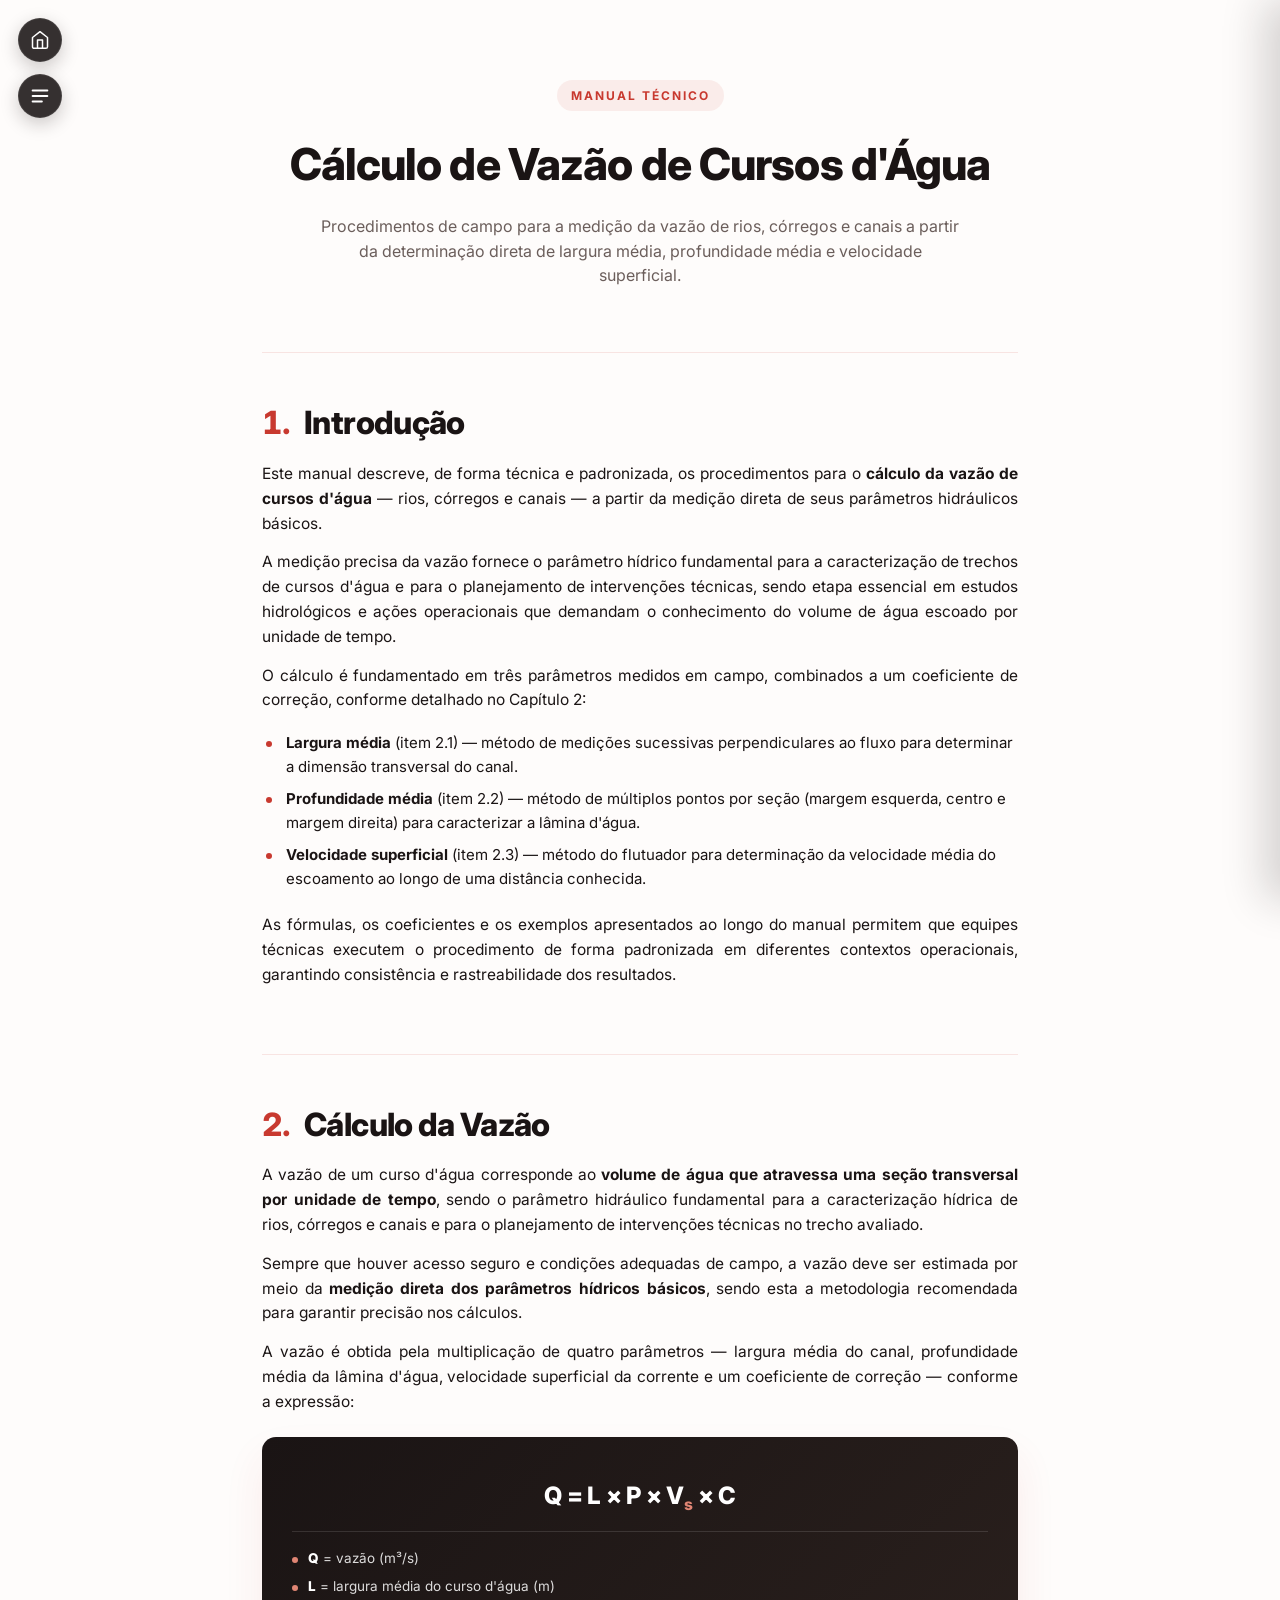
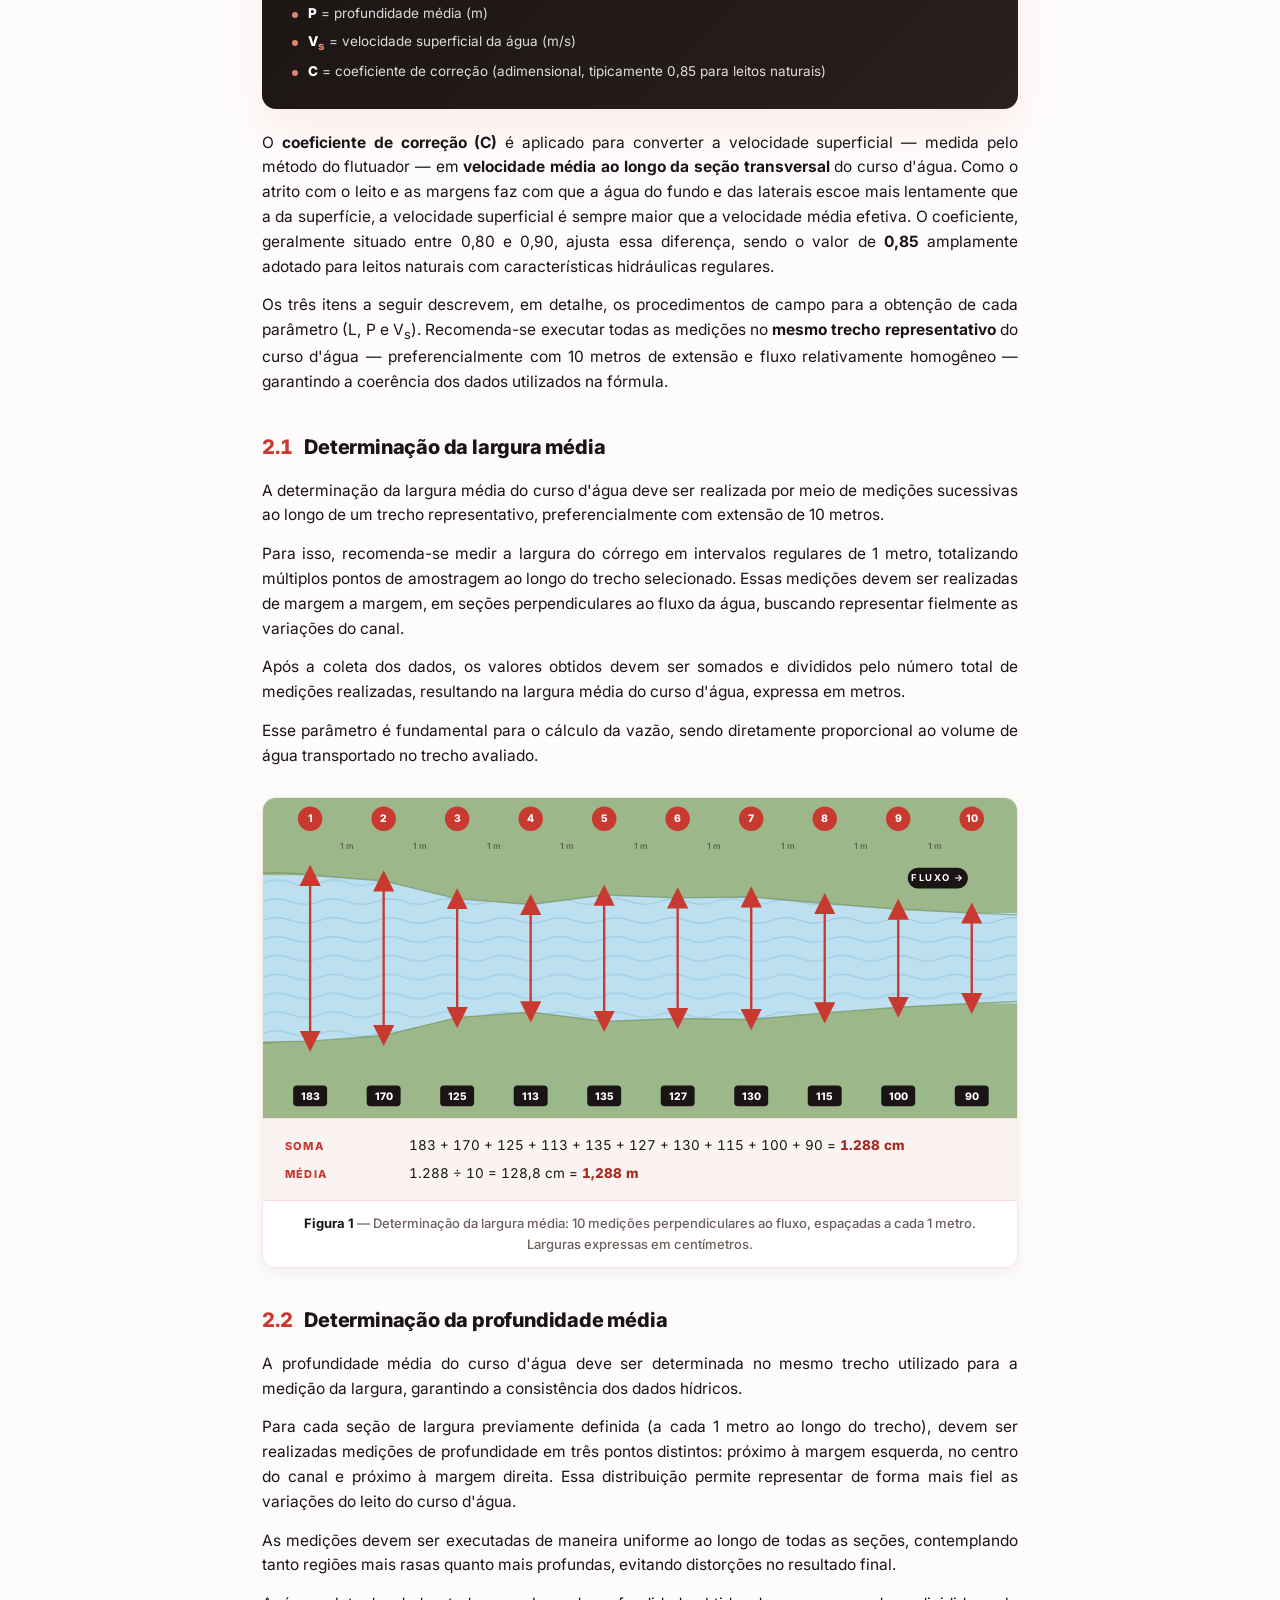
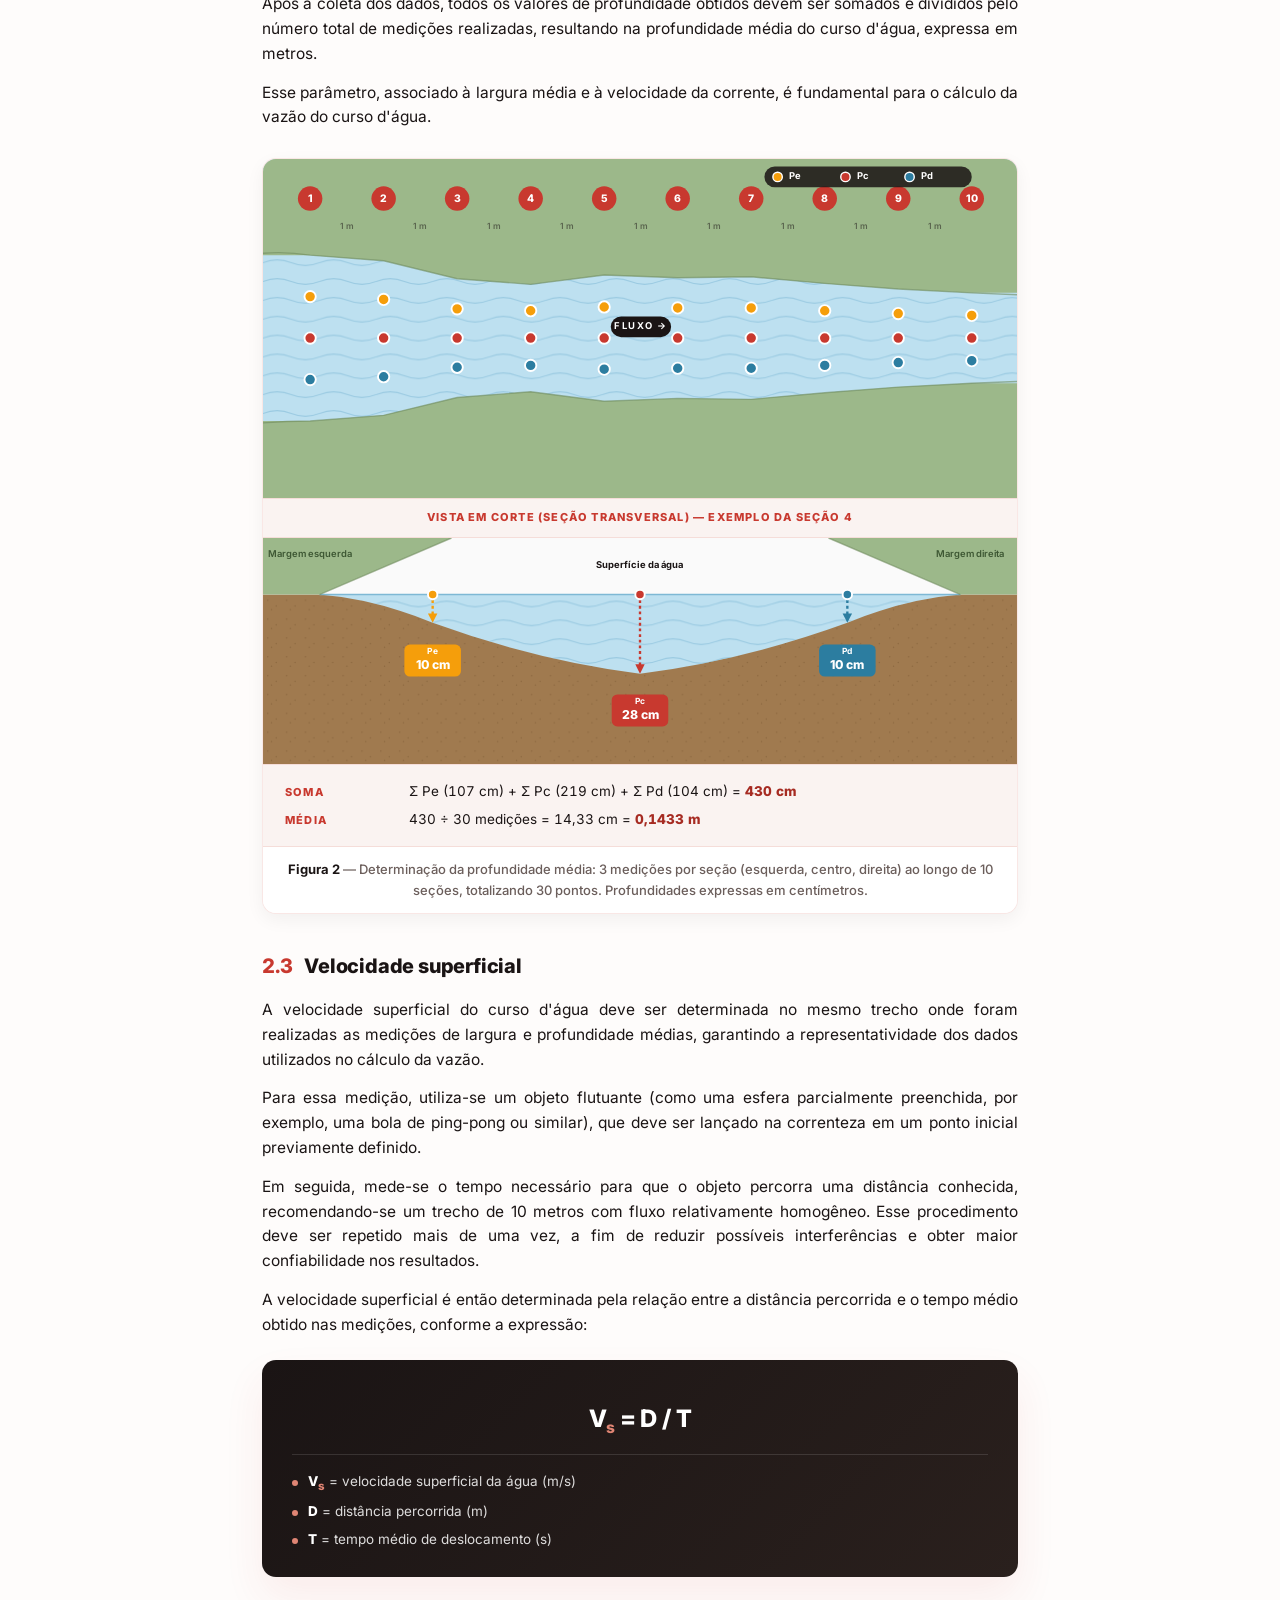
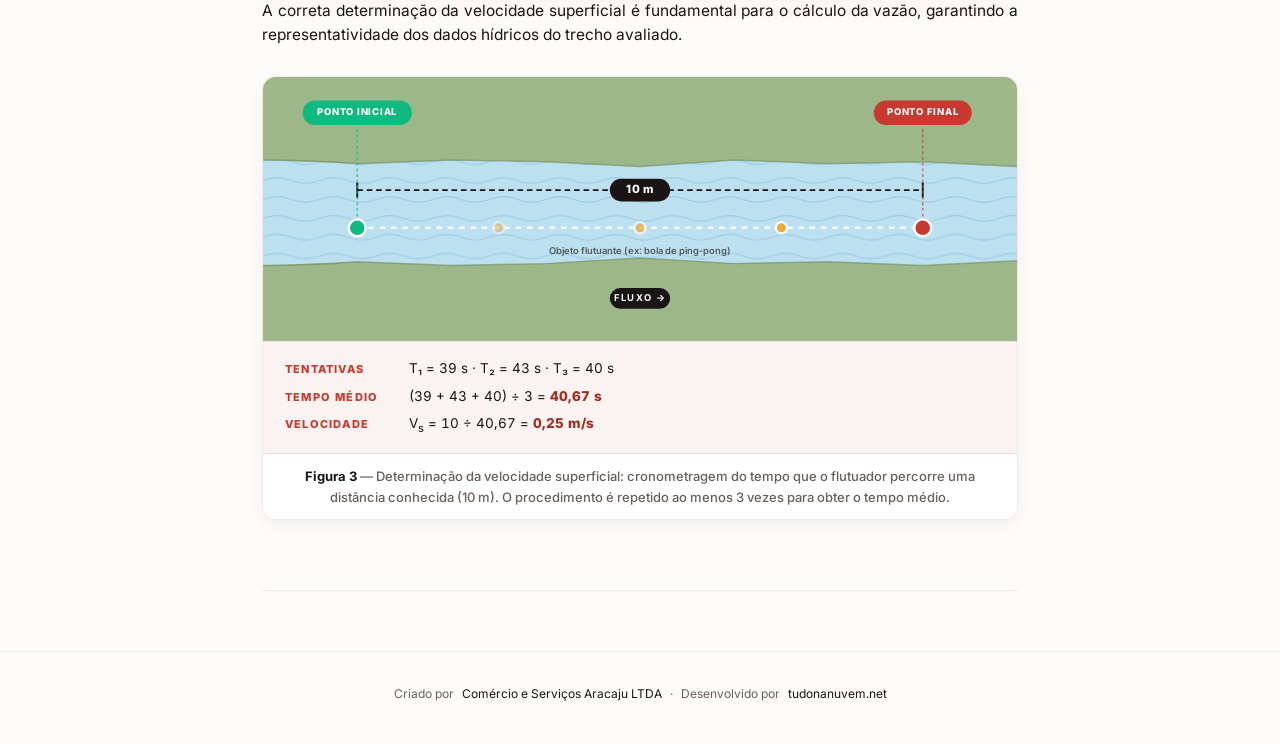
<file: vazao/index.html>
<!DOCTYPE html>
<html lang="pt-BR">
<head>
  <meta charset="UTF-8">
  <meta name="viewport" content="width=device-width, initial-scale=1.0, viewport-fit=cover">

  <!-- Google tag (gtag.js) -->
  <script async src="https://www.googletagmanager.com/gtag/js?id=G-JT68NMWGVP"></script>
  <script>
    window.dataLayer = window.dataLayer || [];
    function gtag(){dataLayer.push(arguments);}
    gtag('js', new Date());

    gtag('config', 'G-JT68NMWGVP');
  </script>

  <!-- Primary -->
  <title>Manual — Cálculo de Vazão de Cursos d'Água — Aracaju Serviços</title>
  <meta name="description" content="Manual técnico — procedimentos de campo para o cálculo da vazão de cursos d'água a partir da medição direta de largura média, profundidade média e velocidade superficial.">
  <meta name="keywords" content="cálculo de vazão, vazão de rios, vazão de córregos, hidrologia, largura média, profundidade média, velocidade superficial, método do flutuador, hidrometria, Aracaju Serviços">
  <meta name="author" content="Comércio e Serviços Aracaju LTDA">
  <meta name="robots" content="index, follow">
  <meta name="theme-color" content="#c8392f">
  <link rel="canonical" href="https://aracajuservicos.com.br/vazao/">

  <!-- Open Graph -->
  <meta property="og:type" content="article">
  <meta property="og:locale" content="pt_BR">
  <meta property="og:site_name" content="Aracaju Serviços">
  <meta property="og:url" content="https://aracajuservicos.com.br/vazao/">
  <meta property="og:title" content="Manual — Cálculo de Vazão de Cursos d'Água">
  <meta property="og:description" content="Procedimentos de campo para a medição da vazão de rios, córregos e canais a partir da determinação direta de largura, profundidade e velocidade superficial.">
  <meta property="og:image" content="https://aracajuservicos.com.br/img/logo.png">
  <meta property="og:image:alt" content="Logotipo Aracaju Comércio e Serviços">

  <!-- Twitter -->
  <meta name="twitter:card" content="summary_large_image">
  <meta name="twitter:title" content="Manual — Cálculo de Vazão de Cursos d'Água">
  <meta name="twitter:description" content="Procedimentos de campo para a medição da vazão de rios, córregos e canais.">
  <meta name="twitter:image" content="https://aracajuservicos.com.br/img/logo.png">

  <!-- Favicon -->
  <link rel="icon" type="image/png" href="../img/favicon.png">
  <link rel="apple-touch-icon" href="../img/icon-192.png">

  <!-- Structured Data -->
  <script type="application/ld+json">
  {
    "@context": "https://schema.org",
    "@type": "TechArticle",
    "headline": "Cálculo de Vazão de Cursos d'Água",
    "description": "Manual técnico com procedimentos de campo para o cálculo da vazão de cursos d'água a partir da medição direta de largura média, profundidade média e velocidade superficial.",
    "url": "https://aracajuservicos.com.br/vazao/",
    "image": "https://aracajuservicos.com.br/img/logo.png",
    "inLanguage": "pt-BR",
    "author": {
      "@type": "Organization",
      "name": "Comércio e Serviços Aracaju LTDA",
      "url": "https://aracajuservicos.com.br"
    },
    "publisher": {
      "@type": "Organization",
      "name": "Comércio e Serviços Aracaju LTDA",
      "url": "https://aracajuservicos.com.br"
    },
    "about": [
      "Cálculo de vazão de cursos d'água",
      "Hidrometria",
      "Método do flutuador",
      "Largura, profundidade e velocidade superficial"
    ]
  }
  </script>

  <link rel="preconnect" href="https://fonts.googleapis.com">
  <link rel="preconnect" href="https://fonts.gstatic.com" crossorigin>
  <link href="https://fonts.googleapis.com/css2?family=Inter:wght@400;500;600;700;800&display=swap" rel="stylesheet">

  <link rel="stylesheet" href="styles.css">
</head>
<body>

  <a class="fab fab-back" href="../" aria-label="Voltar ao site">
    <svg viewBox="0 0 24 24" width="20" height="20" fill="none" stroke="currentColor" stroke-width="1.8" stroke-linecap="round" stroke-linejoin="round" aria-hidden="true"><path d="M3 9l9-7 9 7v11a2 2 0 0 1-2 2H5a2 2 0 0 1-2-2z"/><polyline points="9 22 9 12 15 12 15 22"/></svg>
  </a>

  <button class="fab fab-toc" id="tocBtn" aria-label="Abrir sumário" aria-expanded="false">
    <svg viewBox="0 0 24 24" width="22" height="22" fill="none" stroke="currentColor" stroke-width="2.2" stroke-linecap="round" stroke-linejoin="round" aria-hidden="true"><line x1="4" y1="6" x2="20" y2="6"/><line x1="4" y1="12" x2="20" y2="12"/><line x1="4" y1="18" x2="14" y2="18"/></svg>
  </button>

  <div class="toc-drawer" id="tocDrawer" aria-hidden="true">
    <div class="toc-backdrop" id="tocBackdrop"></div>
    <aside class="toc-panel" role="dialog" aria-modal="true" aria-labelledby="tocPanelTitle">
      <header class="toc-panel-head">
        <h2 id="tocPanelTitle">Sumário</h2>
        <button class="toc-close" id="tocClose" aria-label="Fechar sumário">
          <svg viewBox="0 0 24 24" width="20" height="20" fill="none" stroke="currentColor" stroke-width="2.2" stroke-linecap="round" stroke-linejoin="round" aria-hidden="true"><line x1="18" y1="6" x2="6" y2="18"/><line x1="6" y1="6" x2="18" y2="18"/></svg>
        </button>
      </header>
      <ol class="toc-drawer-list">
        <li><a href="#introducao"><span class="toc-num">1.</span><span class="toc-text">Introdução</span></a></li>
        <li>
          <a href="#vazao"><span class="toc-num">2.</span><span class="toc-text">Cálculo da Vazão</span></a>
          <ol>
            <li><a href="#largura"><span class="toc-num">2.1</span><span class="toc-text">Largura média</span></a></li>
            <li><a href="#profundidade"><span class="toc-num">2.2</span><span class="toc-text">Profundidade média</span></a></li>
            <li><a href="#velocidade"><span class="toc-num">2.3</span><span class="toc-text">Velocidade superficial</span></a></li>
          </ol>
        </li>
      </ol>
    </aside>
  </div>

  <main class="doc">

    <!-- ============== COVER ============== -->
    <section class="cover">
      <div class="cover-tag">Manual técnico</div>
      <h1 class="cover-title">Cálculo de Vazão de Cursos d'Água</h1>
      <p class="cover-lede">Procedimentos de campo para a medição da vazão de rios, córregos e canais a partir da determinação direta de largura média, profundidade média e velocidade superficial.</p>
    </section>

    <!-- ============== 1. INTRODUÇÃO ============== -->
    <section class="chapter" id="introducao">
      <h2><span class="ch-num">1.</span> Introdução</h2>
      <p>Este manual descreve, de forma técnica e padronizada, os procedimentos para o <strong>cálculo da vazão de cursos d'água</strong> — rios, córregos e canais — a partir da medição direta de seus parâmetros hidráulicos básicos.</p>
      <p>A medição precisa da vazão fornece o parâmetro hídrico fundamental para a caracterização de trechos de cursos d'água e para o planejamento de intervenções técnicas, sendo etapa essencial em estudos hidrológicos e ações operacionais que demandam o conhecimento do volume de água escoado por unidade de tempo.</p>
      <p>O cálculo é fundamentado em três parâmetros medidos em campo, combinados a um coeficiente de correção, conforme detalhado no Capítulo 2:</p>
      <ul class="bullet">
        <li><strong>Largura média</strong> (item 2.1) — método de medições sucessivas perpendiculares ao fluxo para determinar a dimensão transversal do canal.</li>
        <li><strong>Profundidade média</strong> (item 2.2) — método de múltiplos pontos por seção (margem esquerda, centro e margem direita) para caracterizar a lâmina d'água.</li>
        <li><strong>Velocidade superficial</strong> (item 2.3) — método do flutuador para determinação da velocidade média do escoamento ao longo de uma distância conhecida.</li>
      </ul>
      <p>As fórmulas, os coeficientes e os exemplos apresentados ao longo do manual permitem que equipes técnicas executem o procedimento de forma padronizada em diferentes contextos operacionais, garantindo consistência e rastreabilidade dos resultados.</p>
    </section>

    <!-- ============== 2. CÁLCULO DA VAZÃO ============== -->
    <section class="chapter" id="vazao">
      <h2><span class="ch-num">2.</span> Cálculo da Vazão</h2>
      <p>A vazão de um curso d'água corresponde ao <strong>volume de água que atravessa uma seção transversal por unidade de tempo</strong>, sendo o parâmetro hidráulico fundamental para a caracterização hídrica de rios, córregos e canais e para o planejamento de intervenções técnicas no trecho avaliado.</p>
      <p>Sempre que houver acesso seguro e condições adequadas de campo, a vazão deve ser estimada por meio da <strong>medição direta dos parâmetros hídricos básicos</strong>, sendo esta a metodologia recomendada para garantir precisão nos cálculos.</p>
      <p>A vazão é obtida pela multiplicação de quatro parâmetros — largura média do canal, profundidade média da lâmina d'água, velocidade superficial da corrente e um coeficiente de correção — conforme a expressão:</p>

      <div class="formula-card">
        <div class="formula-eq">Q = L × P × V<sub>s</sub> × C</div>
        <ul class="formula-vars">
          <li><strong>Q</strong> = vazão (m³/s)</li>
          <li><strong>L</strong> = largura média do curso d'água (m)</li>
          <li><strong>P</strong> = profundidade média (m)</li>
          <li><strong>V<sub>s</sub></strong> = velocidade superficial da água (m/s)</li>
          <li><strong>C</strong> = coeficiente de correção (adimensional, tipicamente 0,85 para leitos naturais)</li>
        </ul>
      </div>

      <p>O <strong>coeficiente de correção (C)</strong> é aplicado para converter a velocidade superficial — medida pelo método do flutuador — em <strong>velocidade média ao longo da seção transversal</strong> do curso d'água. Como o atrito com o leito e as margens faz com que a água do fundo e das laterais escoe mais lentamente que a da superfície, a velocidade superficial é sempre maior que a velocidade média efetiva. O coeficiente, geralmente situado entre 0,80 e 0,90, ajusta essa diferença, sendo o valor de <strong>0,85</strong> amplamente adotado para leitos naturais com características hidráulicas regulares.</p>

      <p>Os três itens a seguir descrevem, em detalhe, os procedimentos de campo para a obtenção de cada parâmetro (L, P e V<sub>s</sub>). Recomenda-se executar todas as medições no <strong>mesmo trecho representativo</strong> do curso d'água — preferencialmente com 10 metros de extensão e fluxo relativamente homogêneo — garantindo a coerência dos dados utilizados na fórmula.</p>

      <!-- 2.1 -->
      <section class="sub" id="largura">
        <h3><span class="sub-num">2.1</span> Determinação da largura média</h3>
          <p>A determinação da largura média do curso d'água deve ser realizada por meio de medições sucessivas ao longo de um trecho representativo, preferencialmente com extensão de 10 metros.</p>
          <p>Para isso, recomenda-se medir a largura do córrego em intervalos regulares de 1 metro, totalizando múltiplos pontos de amostragem ao longo do trecho selecionado. Essas medições devem ser realizadas de margem a margem, em seções perpendiculares ao fluxo da água, buscando representar fielmente as variações do canal.</p>
          <p>Após a coleta dos dados, os valores obtidos devem ser somados e divididos pelo número total de medições realizadas, resultando na largura média do curso d'água, expressa em metros.</p>
          <p>Esse parâmetro é fundamental para o cálculo da vazão, sendo diretamente proporcional ao volume de água transportado no trecho avaliado.</p>

          <figure class="river-diagram">
            <svg viewBox="0 0 800 340" xmlns="http://www.w3.org/2000/svg" role="img" aria-label="Diagrama de determinação da largura média de um curso d'água com 10 medições perpendiculares ao fluxo">
              <defs>
                <marker id="arrow-w" markerWidth="9" markerHeight="9" refX="4.5" refY="4.5" orient="auto-start-reverse">
                  <path d="M 0 0 L 9 4.5 L 0 9 Z" fill="#c8392f"/>
                </marker>
                <pattern id="waves-w" x="0" y="0" width="60" height="20" patternUnits="userSpaceOnUse">
                  <path d="M0 10 Q 15 4 30 10 T 60 10" stroke="#7eb8d4" stroke-width="1.2" fill="none" opacity="0.55"/>
                </pattern>
              </defs>

              <!-- Water -->
              <rect x="0" y="0" width="800" height="340" fill="#bde0f0"/>
              <rect x="0" y="0" width="800" height="340" fill="url(#waves-w)"/>

              <!-- Top bank -->
              <path d="M 0 0 L 800 0 L 800 122 L 752 122 L 674 118 L 596 112 L 518 105 L 440 106 L 362 103 L 284 113 L 206 107 L 128 88 L 50 82 L 0 82 Z" fill="#9cb88a"/>
              <path d="M 0 80 Q 25 78 50 82 L 128 88 L 206 107 L 284 113 L 362 103 L 440 106 L 518 105 L 596 112 L 674 118 L 752 122 L 800 124" stroke="#6f8a5d" stroke-width="1.5" fill="none" opacity="0.6"/>

              <!-- Bottom bank -->
              <path d="M 0 340 L 800 340 L 800 218 L 752 218 L 674 222 L 596 228 L 518 235 L 440 234 L 362 237 L 284 227 L 206 233 L 128 252 L 50 258 L 0 258 Z" fill="#9cb88a"/>
              <path d="M 0 260 Q 25 258 50 258 L 128 252 L 206 233 L 284 227 L 362 237 L 440 234 L 518 235 L 596 228 L 674 222 L 752 218 L 800 216" stroke="#6f8a5d" stroke-width="1.5" fill="none" opacity="0.6"/>


              <!-- Spacing label between sections -->
              <g font-family="Inter, sans-serif" font-size="9" font-weight="600" fill="#1a1414">
                <text x="89" y="54" text-anchor="middle" opacity="0.5">1 m</text>
                <text x="167" y="54" text-anchor="middle" opacity="0.5">1 m</text>
                <text x="245" y="54" text-anchor="middle" opacity="0.5">1 m</text>
                <text x="323" y="54" text-anchor="middle" opacity="0.5">1 m</text>
                <text x="401" y="54" text-anchor="middle" opacity="0.5">1 m</text>
                <text x="479" y="54" text-anchor="middle" opacity="0.5">1 m</text>
                <text x="557" y="54" text-anchor="middle" opacity="0.5">1 m</text>
                <text x="635" y="54" text-anchor="middle" opacity="0.5">1 m</text>
                <text x="713" y="54" text-anchor="middle" opacity="0.5">1 m</text>
              </g>

              <!-- Measurement lines (vertical, perpendicular to flow) -->
              <g stroke="#c8392f" stroke-width="2.5" marker-start="url(#arrow-w)" marker-end="url(#arrow-w)">
                <line x1="50"  y1="82"  x2="50"  y2="258" />
                <line x1="128" y1="88"  x2="128" y2="252" />
                <line x1="206" y1="107" x2="206" y2="233" />
                <line x1="284" y1="113" x2="284" y2="227" />
                <line x1="362" y1="103" x2="362" y2="237" />
                <line x1="440" y1="106" x2="440" y2="234" />
                <line x1="518" y1="105" x2="518" y2="235" />
                <line x1="596" y1="112" x2="596" y2="228" />
                <line x1="674" y1="118" x2="674" y2="222" />
                <line x1="752" y1="122" x2="752" y2="218" />
              </g>

              <!-- Flow direction badge (inside water, between sections 9 and 10) -->
              <g transform="translate(716, 145)">
                <rect x="-32" y="-71" width="64" height="22" rx="11" fill="#1a1414"/>
                <text x="0" y="-60" fill="#fff" font-family="Inter, sans-serif" font-size="10" font-weight="700" letter-spacing="1.5" text-anchor="middle" dominant-baseline="middle">FLUXO →</text>
              </g>

              <!-- Section number badges -->
              <g font-family="Inter, sans-serif" font-size="11" font-weight="800" text-anchor="middle">
                <g fill="#c8392f">
                  <circle cx="50"  cy="22" r="13"/>
                  <circle cx="128" cy="22" r="13"/>
                  <circle cx="206" cy="22" r="13"/>
                  <circle cx="284" cy="22" r="13"/>
                  <circle cx="362" cy="22" r="13"/>
                  <circle cx="440" cy="22" r="13"/>
                  <circle cx="518" cy="22" r="13"/>
                  <circle cx="596" cy="22" r="13"/>
                  <circle cx="674" cy="22" r="13"/>
                  <circle cx="752" cy="22" r="13"/>
                </g>
                <g fill="#fff">
                  <text x="50"  y="22" dy="0.36em">1</text>
                  <text x="128" y="22" dy="0.36em">2</text>
                  <text x="206" y="22" dy="0.36em">3</text>
                  <text x="284" y="22" dy="0.36em">4</text>
                  <text x="362" y="22" dy="0.36em">5</text>
                  <text x="440" y="22" dy="0.36em">6</text>
                  <text x="518" y="22" dy="0.36em">7</text>
                  <text x="596" y="22" dy="0.36em">8</text>
                  <text x="674" y="22" dy="0.36em">9</text>
                  <text x="752" y="22" dy="0.36em">10</text>
                </g>
              </g>

              <!-- Width values (cm) below -->
              <g font-family="Inter, sans-serif" font-size="11" font-weight="800" text-anchor="middle">
                <g>
                  <rect x="32"  y="305" width="36" height="22" rx="4" fill="#1a1414"/>
                  <rect x="110" y="305" width="36" height="22" rx="4" fill="#1a1414"/>
                  <rect x="188" y="305" width="36" height="22" rx="4" fill="#1a1414"/>
                  <rect x="266" y="305" width="36" height="22" rx="4" fill="#1a1414"/>
                  <rect x="344" y="305" width="36" height="22" rx="4" fill="#1a1414"/>
                  <rect x="422" y="305" width="36" height="22" rx="4" fill="#1a1414"/>
                  <rect x="500" y="305" width="36" height="22" rx="4" fill="#1a1414"/>
                  <rect x="578" y="305" width="36" height="22" rx="4" fill="#1a1414"/>
                  <rect x="656" y="305" width="36" height="22" rx="4" fill="#1a1414"/>
                  <rect x="734" y="305" width="36" height="22" rx="4" fill="#1a1414"/>
                </g>
                <g fill="#fff">
                  <text x="50"  y="316" dy="0.36em">183</text>
                  <text x="128" y="316" dy="0.36em">170</text>
                  <text x="206" y="316" dy="0.36em">125</text>
                  <text x="284" y="316" dy="0.36em">113</text>
                  <text x="362" y="316" dy="0.36em">135</text>
                  <text x="440" y="316" dy="0.36em">127</text>
                  <text x="518" y="316" dy="0.36em">130</text>
                  <text x="596" y="316" dy="0.36em">115</text>
                  <text x="674" y="316" dy="0.36em">100</text>
                  <text x="752" y="316" dy="0.36em">90</text>
                </g>
              </g>
            </svg>

            <div class="diagram-summary">
              <div class="ds-row">
                <span class="ds-label">Soma</span>
                <span class="ds-value">183 + 170 + 125 + 113 + 135 + 127 + 130 + 115 + 100 + 90 = <strong>1.288 cm</strong></span>
              </div>
              <div class="ds-row">
                <span class="ds-label">Média</span>
                <span class="ds-value">1.288 ÷ 10 = 128,8 cm = <strong>1,288 m</strong></span>
              </div>
            </div>

            <figcaption><strong>Figura 1</strong> — Determinação da largura média: 10 medições perpendiculares ao fluxo, espaçadas a cada 1 metro. Larguras expressas em centímetros.</figcaption>
          </figure>
        </section>

      <!-- 2.2 -->
      <section class="sub" id="profundidade">
        <h3><span class="sub-num">2.2</span> Determinação da profundidade média</h3>
          <p>A profundidade média do curso d'água deve ser determinada no mesmo trecho utilizado para a medição da largura, garantindo a consistência dos dados hídricos.</p>
          <p>Para cada seção de largura previamente definida (a cada 1 metro ao longo do trecho), devem ser realizadas medições de profundidade em três pontos distintos: próximo à margem esquerda, no centro do canal e próximo à margem direita. Essa distribuição permite representar de forma mais fiel as variações do leito do curso d'água.</p>
          <p>As medições devem ser executadas de maneira uniforme ao longo de todas as seções, contemplando tanto regiões mais rasas quanto mais profundas, evitando distorções no resultado final.</p>
          <p>Após a coleta dos dados, todos os valores de profundidade obtidos devem ser somados e divididos pelo número total de medições realizadas, resultando na profundidade média do curso d'água, expressa em metros.</p>
          <p>Esse parâmetro, associado à largura média e à velocidade da corrente, é fundamental para o cálculo da vazão do curso d'água.</p>

          <figure class="river-diagram">
            <!-- ===================== TOP-DOWN VIEW ===================== -->
            <svg viewBox="0 0 800 360" xmlns="http://www.w3.org/2000/svg" role="img" aria-label="Vista superior do curso d'água com 30 pontos de medição de profundidade (3 por seção: esquerda, centro e direita) ao longo de 10 seções">
              <defs>
                <pattern id="waves-p" x="0" y="0" width="60" height="20" patternUnits="userSpaceOnUse">
                  <path d="M0 10 Q 15 4 30 10 T 60 10" stroke="#7eb8d4" stroke-width="1.2" fill="none" opacity="0.55"/>
                </pattern>
              </defs>

              <!-- Water -->
              <rect x="0" y="0" width="800" height="360" fill="#bde0f0"/>
              <rect x="0" y="0" width="800" height="360" fill="url(#waves-p)"/>

              <!-- Top bank -->
              <path d="M 0 0 L 800 0 L 800 142 L 752 142 L 674 138 L 596 132 L 518 125 L 440 126 L 362 123 L 284 133 L 206 127 L 128 108 L 50 102 L 0 102 Z" fill="#9cb88a"/>
              <path d="M 0 100 Q 25 98 50 102 L 128 108 L 206 127 L 284 133 L 362 123 L 440 126 L 518 125 L 596 132 L 674 138 L 752 142 L 800 144" stroke="#6f8a5d" stroke-width="1.5" fill="none" opacity="0.6"/>

              <!-- Bottom bank -->
              <path d="M 0 360 L 800 360 L 800 238 L 752 238 L 674 242 L 596 248 L 518 255 L 440 254 L 362 257 L 284 247 L 206 253 L 128 272 L 50 278 L 0 278 Z" fill="#9cb88a"/>
              <path d="M 0 280 Q 25 278 50 278 L 128 272 L 206 253 L 284 247 L 362 257 L 440 254 L 518 255 L 596 248 L 674 242 L 752 238 L 800 236" stroke="#6f8a5d" stroke-width="1.5" fill="none" opacity="0.6"/>

              <!-- Spacing label between sections -->
              <g font-family="Inter, sans-serif" font-size="9" font-weight="600" fill="#1a1414">
                <text x="89" y="74" text-anchor="middle" opacity="0.5">1 m</text>
                <text x="167" y="74" text-anchor="middle" opacity="0.5">1 m</text>
                <text x="245" y="74" text-anchor="middle" opacity="0.5">1 m</text>
                <text x="323" y="74" text-anchor="middle" opacity="0.5">1 m</text>
                <text x="401" y="74" text-anchor="middle" opacity="0.5">1 m</text>
                <text x="479" y="74" text-anchor="middle" opacity="0.5">1 m</text>
                <text x="557" y="74" text-anchor="middle" opacity="0.5">1 m</text>
                <text x="635" y="74" text-anchor="middle" opacity="0.5">1 m</text>
                <text x="713" y="74" text-anchor="middle" opacity="0.5">1 m</text>
              </g>

              <!-- Measurement points (3 dots per section) -->
              <!-- Pe (margem esquerda) — yellow -->
              <g fill="#f59e0b" stroke="#fff" stroke-width="2">
                <circle cx="50"  cy="146" r="6"/>
                <circle cx="128" cy="149" r="6"/>
                <circle cx="206" cy="159" r="6"/>
                <circle cx="284" cy="161" r="6"/>
                <circle cx="362" cy="157" r="6"/>
                <circle cx="440" cy="158" r="6"/>
                <circle cx="518" cy="158" r="6"/>
                <circle cx="596" cy="161" r="6"/>
                <circle cx="674" cy="164" r="6"/>
                <circle cx="752" cy="166" r="6"/>
              </g>

              <!-- Pc (centro) — Aracaju red -->
              <g fill="#c8392f" stroke="#fff" stroke-width="2">
                <circle cx="50"  cy="190" r="6"/>
                <circle cx="128" cy="190" r="6"/>
                <circle cx="206" cy="190" r="6"/>
                <circle cx="284" cy="190" r="6"/>
                <circle cx="362" cy="190" r="6"/>
                <circle cx="440" cy="190" r="6"/>
                <circle cx="518" cy="190" r="6"/>
                <circle cx="596" cy="190" r="6"/>
                <circle cx="674" cy="190" r="6"/>
                <circle cx="752" cy="190" r="6"/>
              </g>

              <!-- Pd (margem direita) — blue -->
              <g fill="#2c7da0" stroke="#fff" stroke-width="2">
                <circle cx="50"  cy="234" r="6"/>
                <circle cx="128" cy="231" r="6"/>
                <circle cx="206" cy="221" r="6"/>
                <circle cx="284" cy="219" r="6"/>
                <circle cx="362" cy="223" r="6"/>
                <circle cx="440" cy="222" r="6"/>
                <circle cx="518" cy="222" r="6"/>
                <circle cx="596" cy="219" r="6"/>
                <circle cx="674" cy="216" r="6"/>
                <circle cx="752" cy="214" r="6"/>
              </g>

              <!-- Section number badges -->
              <g font-family="Inter, sans-serif" font-size="11" font-weight="800" text-anchor="middle">
                <g fill="#c8392f">
                  <circle cx="50"  cy="42" r="13"/>
                  <circle cx="128" cy="42" r="13"/>
                  <circle cx="206" cy="42" r="13"/>
                  <circle cx="284" cy="42" r="13"/>
                  <circle cx="362" cy="42" r="13"/>
                  <circle cx="440" cy="42" r="13"/>
                  <circle cx="518" cy="42" r="13"/>
                  <circle cx="596" cy="42" r="13"/>
                  <circle cx="674" cy="42" r="13"/>
                  <circle cx="752" cy="42" r="13"/>
                </g>
                <g fill="#fff">
                  <text x="50"  y="42" dy="0.36em">1</text>
                  <text x="128" y="42" dy="0.36em">2</text>
                  <text x="206" y="42" dy="0.36em">3</text>
                  <text x="284" y="42" dy="0.36em">4</text>
                  <text x="362" y="42" dy="0.36em">5</text>
                  <text x="440" y="42" dy="0.36em">6</text>
                  <text x="518" y="42" dy="0.36em">7</text>
                  <text x="596" y="42" dy="0.36em">8</text>
                  <text x="674" y="42" dy="0.36em">9</text>
                  <text x="752" y="42" dy="0.36em">10</text>
                </g>
              </g>

              <!-- Legend (top right inside top bank) -->
              <g transform="translate(540, 20)" font-family="Inter, sans-serif" font-size="10" font-weight="700">
                <rect x="-8" y="-12" width="220" height="22" rx="11" fill="#1a1414" opacity="0.85"/>
                <circle cx="6" cy="-1" r="5" fill="#f59e0b" stroke="#fff" stroke-width="1.5"/>
                <text x="18" y="-1" fill="#fff" dominant-baseline="middle">Pe</text>
                <circle cx="78" cy="-1" r="5" fill="#c8392f" stroke="#fff" stroke-width="1.5"/>
                <text x="90" y="-1" fill="#fff" dominant-baseline="middle">Pc</text>
                <circle cx="146" cy="-1" r="5" fill="#2c7da0" stroke="#fff" stroke-width="1.5"/>
                <text x="158" y="-1" fill="#fff" dominant-baseline="middle">Pd</text>
              </g>

              <!-- Flow direction badge (between sections 5 and 6, between Pe and Pc rows) -->
              <g transform="translate(401, 178)">
                <rect x="-32" y="-11" width="64" height="22" rx="11" fill="#1a1414"/>
                <text x="0" y="0" fill="#fff" font-family="Inter, sans-serif" font-size="10" font-weight="700" letter-spacing="1.5" text-anchor="middle" dominant-baseline="middle">FLUXO →</text>
              </g>
            </svg>

            <!-- ===================== CROSS SECTION VIEW ===================== -->
            <div class="diagram-divider">
              <span>Vista em corte (seção transversal) — exemplo da seção 4</span>
            </div>

            <svg viewBox="0 0 800 240" xmlns="http://www.w3.org/2000/svg" role="img" aria-label="Vista em corte da seção transversal mostrando as 3 medições de profundidade: margem esquerda (Pe), centro (Pc) e margem direita (Pd)">
              <defs>
                <pattern id="waves-cross" x="0" y="0" width="60" height="20" patternUnits="userSpaceOnUse">
                  <path d="M0 10 Q 15 4 30 10 T 60 10" stroke="#7eb8d4" stroke-width="1.2" fill="none" opacity="0.55"/>
                </pattern>
                <pattern id="soil" x="0" y="0" width="20" height="20" patternUnits="userSpaceOnUse">
                  <rect width="20" height="20" fill="#a07a4f"/>
                  <circle cx="5" cy="6" r="0.8" fill="#7e5b35" opacity="0.6"/>
                  <circle cx="14" cy="12" r="0.8" fill="#7e5b35" opacity="0.6"/>
                  <circle cx="9" cy="16" r="0.8" fill="#7e5b35" opacity="0.6"/>
                </pattern>
              </defs>

              <!-- Sky / air above water -->
              <rect x="0" y="0" width="800" height="60" fill="#fafafa"/>

              <!-- Soil base (everything below water surface) -->
              <rect x="0" y="60" width="800" height="180" fill="url(#soil)"/>

              <!-- Water U-shape (bed proportional to depths: Pe=10cm at x=180, Pc=28cm at x=400, Pd=10cm at x=620) -->
              <path d="M 60 60 L 740 60 Q 680 65 620 90 Q 510 130 400 144 Q 290 130 180 90 Q 120 65 60 60 Z" fill="#bde0f0"/>
              <path d="M 60 60 L 740 60 Q 680 65 620 90 Q 510 130 400 144 Q 290 130 180 90 Q 120 65 60 60 Z" fill="url(#waves-cross)"/>

              <!-- Water surface line -->
              <line x1="60" y1="60" x2="740" y2="60" stroke="#7eb8d4" stroke-width="1.5"/>

              <!-- Left bank (only at the side, not across the top) -->
              <path d="M 0 0 L 200 0 Q 130 30 60 60 L 0 60 Z" fill="#9cb88a"/>
              <path d="M 200 0 Q 130 30 60 60" stroke="#6f8a5d" stroke-width="1.5" fill="none" opacity="0.6"/>

              <!-- Right bank (mirror) -->
              <path d="M 800 0 L 600 0 Q 670 30 740 60 L 800 60 Z" fill="#9cb88a"/>
              <path d="M 600 0 Q 670 30 740 60" stroke="#6f8a5d" stroke-width="1.5" fill="none" opacity="0.6"/>

              <!-- Surface labels -->
              <g font-family="Inter, sans-serif" font-size="10" font-weight="600">
                <text x="50" y="20" fill="#3d5733" text-anchor="middle">Margem esquerda</text>
                <text x="750" y="20" fill="#3d5733" text-anchor="middle">Margem direita</text>
                <text x="400" y="32" fill="#1a1414" text-anchor="middle" font-weight="700">Superfície da água</text>
              </g>

              <!-- Pe (margem esquerda) — bed at y=90 -->
              <g stroke="#f59e0b" stroke-width="2.5" stroke-dasharray="3 3">
                <line x1="180" y1="60" x2="180" y2="85"/>
              </g>
              <circle cx="180" cy="60" r="5" fill="#f59e0b" stroke="#fff" stroke-width="2"/>
              <polygon points="180,90 175,80 185,80" fill="#f59e0b"/>
              <g transform="translate(180, 125)" font-family="Inter, sans-serif" text-anchor="middle">
                <rect x="-30" y="-12" width="60" height="34" rx="6" fill="#f59e0b"/>
                <text x="0" y="-2" fill="#fff" font-size="9" font-weight="700" letter-spacing="0.5">Pe</text>
                <text x="0" y="14" fill="#fff" font-size="13" font-weight="800">10 cm</text>
              </g>

              <!-- Pc (centro) — bed at y=144 -->
              <g stroke="#c8392f" stroke-width="2.5" stroke-dasharray="3 3">
                <line x1="400" y1="60" x2="400" y2="139"/>
              </g>
              <circle cx="400" cy="60" r="5" fill="#c8392f" stroke="#fff" stroke-width="2"/>
              <polygon points="400,144 395,134 405,134" fill="#c8392f"/>
              <g transform="translate(400, 178)" font-family="Inter, sans-serif" text-anchor="middle">
                <rect x="-30" y="-12" width="60" height="34" rx="6" fill="#c8392f"/>
                <text x="0" y="-2" fill="#fff" font-size="9" font-weight="700" letter-spacing="0.5">Pc</text>
                <text x="0" y="14" fill="#fff" font-size="13" font-weight="800">28 cm</text>
              </g>

              <!-- Pd (margem direita) — bed at y=90 -->
              <g stroke="#2c7da0" stroke-width="2.5" stroke-dasharray="3 3">
                <line x1="620" y1="60" x2="620" y2="85"/>
              </g>
              <circle cx="620" cy="60" r="5" fill="#2c7da0" stroke="#fff" stroke-width="2"/>
              <polygon points="620,90 615,80 625,80" fill="#2c7da0"/>
              <g transform="translate(620, 125)" font-family="Inter, sans-serif" text-anchor="middle">
                <rect x="-30" y="-12" width="60" height="34" rx="6" fill="#2c7da0"/>
                <text x="0" y="-2" fill="#fff" font-size="9" font-weight="700" letter-spacing="0.5">Pd</text>
                <text x="0" y="14" fill="#fff" font-size="13" font-weight="800">10 cm</text>
              </g>
            </svg>

            <div class="diagram-summary">
              <div class="ds-row">
                <span class="ds-label">Soma</span>
                <span class="ds-value">Σ Pe (107 cm) + Σ Pc (219 cm) + Σ Pd (104 cm) = <strong>430 cm</strong></span>
              </div>
              <div class="ds-row">
                <span class="ds-label">Média</span>
                <span class="ds-value">430 ÷ 30 medições = 14,33 cm = <strong>0,1433 m</strong></span>
              </div>
            </div>

            <figcaption><strong>Figura 2</strong> — Determinação da profundidade média: 3 medições por seção (esquerda, centro, direita) ao longo de 10 seções, totalizando 30 pontos. Profundidades expressas em centímetros.</figcaption>
          </figure>
        </section>

      <!-- 2.3 -->
      <section class="sub" id="velocidade">
        <h3><span class="sub-num">2.3</span> Velocidade superficial</h3>
          <p>A velocidade superficial do curso d'água deve ser determinada no mesmo trecho onde foram realizadas as medições de largura e profundidade médias, garantindo a representatividade dos dados utilizados no cálculo da vazão.</p>
          <p>Para essa medição, utiliza-se um objeto flutuante (como uma esfera parcialmente preenchida, por exemplo, uma bola de ping-pong ou similar), que deve ser lançado na correnteza em um ponto inicial previamente definido.</p>
          <p>Em seguida, mede-se o tempo necessário para que o objeto percorra uma distância conhecida, recomendando-se um trecho de 10 metros com fluxo relativamente homogêneo. Esse procedimento deve ser repetido mais de uma vez, a fim de reduzir possíveis interferências e obter maior confiabilidade nos resultados.</p>
          <p>A velocidade superficial é então determinada pela relação entre a distância percorrida e o tempo médio obtido nas medições, conforme a expressão:</p>

          <div class="formula-card">
            <div class="formula-eq">V<sub>s</sub> = D / T</div>
            <ul class="formula-vars">
              <li><strong>V<sub>s</sub></strong> = velocidade superficial da água (m/s)</li>
              <li><strong>D</strong> = distância percorrida (m)</li>
              <li><strong>T</strong> = tempo médio de deslocamento (s)</li>
            </ul>
          </div>

          <p>A correta determinação da velocidade superficial é fundamental para o cálculo da vazão, garantindo a representatividade dos dados hídricos do trecho avaliado.</p>

          <figure class="river-diagram">
            <svg viewBox="0 0 800 280" xmlns="http://www.w3.org/2000/svg" role="img" aria-label="Vista superior da medição de velocidade superficial: flutuador percorrendo 10 metros do ponto inicial ao ponto final">
              <defs>
                <pattern id="waves-v" x="0" y="0" width="60" height="20" patternUnits="userSpaceOnUse">
                  <path d="M0 10 Q 15 4 30 10 T 60 10" stroke="#7eb8d4" stroke-width="1.2" fill="none" opacity="0.55"/>
                </pattern>
              </defs>

              <!-- Water -->
              <rect x="0" y="0" width="800" height="280" fill="#bde0f0"/>
              <rect x="0" y="0" width="800" height="280" fill="url(#waves-v)"/>

              <!-- Top bank -->
              <path d="M 0 0 L 800 0 L 800 95 L 700 90 L 600 92 L 500 88 L 400 95 L 300 90 L 200 88 L 100 92 L 0 88 Z" fill="#9cb88a"/>
              <path d="M 0 88 Q 50 88 100 92 L 200 88 L 300 90 L 400 95 L 500 88 L 600 92 L 700 90 L 800 95" stroke="#6f8a5d" stroke-width="1.5" fill="none" opacity="0.6"/>

              <!-- Bottom bank -->
              <path d="M 0 280 L 800 280 L 800 195 L 700 200 L 600 196 L 500 198 L 400 192 L 300 198 L 200 200 L 100 196 L 0 200 Z" fill="#9cb88a"/>
              <path d="M 0 200 Q 50 200 100 196 L 200 200 L 300 198 L 400 192 L 500 198 L 600 196 L 700 200 L 800 195" stroke="#6f8a5d" stroke-width="1.5" fill="none" opacity="0.6"/>

              <!-- 10m measurement bracket (in water, above trajectory) -->
              <g stroke="#1a1414" stroke-width="2" fill="none">
                <line x1="100" y1="120" x2="700" y2="120" stroke-dasharray="6 4"/>
                <line x1="100" y1="112" x2="100" y2="128"/>
                <line x1="700" y1="112" x2="700" y2="128"/>
              </g>
              <g transform="translate(400, 120)">
                <rect x="-32" y="-12" width="64" height="24" rx="12" fill="#1a1414"/>
                <text x="0" y="0" fill="#fff" font-family="Inter, sans-serif" font-size="12" font-weight="800" letter-spacing="1" text-anchor="middle" dominant-baseline="middle">10 m</text>
              </g>

              <!-- Trajectory line (dashed white) -->
              <line x1="100" y1="160" x2="700" y2="160" stroke="#fff" stroke-width="2.5" stroke-dasharray="6 6" opacity="0.85"/>

              <!-- Ball motion trail (3 intermediate positions, fading) -->
              <g stroke="#fff" stroke-width="2.5">
                <circle cx="250" cy="160" r="6" fill="#f59e0b" opacity="0.4"/>
                <circle cx="400" cy="160" r="6" fill="#f59e0b" opacity="0.6"/>
                <circle cx="550" cy="160" r="6" fill="#f59e0b" opacity="0.8"/>
              </g>

              <!-- Start ball (green) at PONTO INICIAL -->
              <circle cx="100" cy="160" r="9" fill="#10b981" stroke="#fff" stroke-width="2.5"/>

              <!-- End ball (red) at PONTO FINAL -->
              <circle cx="700" cy="160" r="9" fill="#c8392f" stroke="#fff" stroke-width="2.5"/>

              <!-- PONTO INICIAL label (green pill in top bank) -->
              <g transform="translate(100, 38)">
                <rect x="-58" y="-13" width="116" height="26" rx="13" fill="#10b981"/>
                <text x="0" y="0" fill="#fff" font-family="Inter, sans-serif" font-size="10" font-weight="800" letter-spacing="0.8" text-anchor="middle" dominant-baseline="middle">PONTO INICIAL</text>
              </g>
              <!-- Connector dot under label -->
              <line x1="100" y1="55" x2="100" y2="148" stroke="#10b981" stroke-width="1.5" stroke-dasharray="3 3" opacity="0.7"/>

              <!-- PONTO FINAL label (red pill in top bank) -->
              <g transform="translate(700, 38)">
                <rect x="-52" y="-13" width="104" height="26" rx="13" fill="#c8392f"/>
                <text x="0" y="0" fill="#fff" font-family="Inter, sans-serif" font-size="10" font-weight="800" letter-spacing="0.8" text-anchor="middle" dominant-baseline="middle">PONTO FINAL</text>
              </g>
              <!-- Connector line to end ball -->
              <line x1="700" y1="55" x2="700" y2="148" stroke="#c8392f" stroke-width="1.5" stroke-dasharray="3 3" opacity="0.7"/>

              <!-- Float object label (between trajectory and bottom bank) -->
              <g transform="translate(400, 185)" font-family="Inter, sans-serif" text-anchor="middle">
                <text x="0" y="0" fill="#1a1414" font-size="10" font-weight="600" dominant-baseline="middle" opacity="0.65">Objeto flutuante (ex: bola de ping-pong)</text>
              </g>

              <!-- FLUXO indicator (in bottom bank) -->
              <g transform="translate(400, 235)">
                <rect x="-32" y="-11" width="64" height="22" rx="11" fill="#1a1414"/>
                <text x="0" y="0" fill="#fff" font-family="Inter, sans-serif" font-size="10" font-weight="700" letter-spacing="1.5" text-anchor="middle" dominant-baseline="middle">FLUXO →</text>
              </g>
            </svg>

            <div class="diagram-summary">
              <div class="ds-row">
                <span class="ds-label">Tentativas</span>
                <span class="ds-value">T₁ = 39 s · T₂ = 43 s · T₃ = 40 s</span>
              </div>
              <div class="ds-row">
                <span class="ds-label">Tempo médio</span>
                <span class="ds-value">(39 + 43 + 40) ÷ 3 = <strong>40,67 s</strong></span>
              </div>
              <div class="ds-row">
                <span class="ds-label">Velocidade</span>
                <span class="ds-value">V<sub>s</sub> = 10 ÷ 40,67 = <strong>0,25 m/s</strong></span>
              </div>
            </div>

            <figcaption><strong>Figura 3</strong> — Determinação da velocidade superficial: cronometragem do tempo que o flutuador percorre uma distância conhecida (10 m). O procedimento é repetido ao menos 3 vezes para obter o tempo médio.</figcaption>
          </figure>
        </section>

      </section>

  </main>

  <footer class="site-footer">
    Criado por <a href="https://aracajuservicos.com.br" target="_blank" rel="noopener">Comércio e Serviços Aracaju LTDA</a>
    <span class="footer-sep">·</span>
    Desenvolvido por <a href="https://tudonanuvem.net" target="_blank" rel="noopener">tudonanuvem.net</a>
  </footer>

  <script>
    // Drawer do sumário
    (function () {
      const btn = document.getElementById('tocBtn');
      const drawer = document.getElementById('tocDrawer');
      const backdrop = document.getElementById('tocBackdrop');
      const closeBtn = document.getElementById('tocClose');
      const links = drawer.querySelectorAll('a[href^="#"]');

      function open() {
        drawer.classList.add('is-open');
        drawer.setAttribute('aria-hidden', 'false');
        btn.setAttribute('aria-expanded', 'true');
        document.body.style.overflow = 'hidden';
      }
      function close() {
        drawer.classList.remove('is-open');
        drawer.setAttribute('aria-hidden', 'true');
        btn.setAttribute('aria-expanded', 'false');
        document.body.style.overflow = '';
      }

      btn.addEventListener('click', open);
      closeBtn.addEventListener('click', close);
      backdrop.addEventListener('click', close);
      links.forEach(a => a.addEventListener('click', close));
      document.addEventListener('keydown', e => {
        if (e.key === 'Escape' && drawer.classList.contains('is-open')) close();
      });
    })();

  </script>

</body>
</html>
</file>
<file: borrachudos/styles.css>
*,
*::before,
*::after {
  margin: 0;
  padding: 0;
  border: 0;
  box-sizing: border-box;
  font: inherit;
  vertical-align: baseline;
}

html, body {
  width: 100%;
  height: 100vh;
  height: 100dvh;
  font-size: 16px;
  line-height: 1;
  -webkit-font-smoothing: antialiased;
  -moz-osx-font-smoothing: grayscale;
  text-rendering: optimizeLegibility;
}

body {
  font-family: system-ui, -apple-system, sans-serif;
  color: #fff;
  background: #0a0a0a;
  overflow: hidden;
}

h1, h2, h3, h4, h5, h6, p, span, a, li, ul, ol {
  margin: 0;
  padding: 0;
  font-weight: normal;
  text-decoration: none;
  list-style: none;
}

img, video, svg {
  display: block;
  max-width: 100%;
  height: auto;
}

button, input, textarea, select {
  font: inherit;
  color: inherit;
  background: none;
  border: none;
  outline: none;
}

button {
  cursor: pointer;
}

table {
  border-collapse: collapse;
  border-spacing: 0;
}

/* === LOADER === */
.loader {
  position: fixed;
  inset: 0;
  z-index: 1000;
  background: #0a0a0a;
  display: flex;
  flex-direction: column;
  align-items: center;
  justify-content: center;
  gap: 28px;
  transition: opacity 0.5s ease, visibility 0s linear 0.5s;
}

.loader.hidden {
  opacity: 0;
  visibility: hidden;
  pointer-events: none;
}

.loader-icon {
  width: 80px;
  height: 80px;
  animation: loader-pulse 1.8s ease-in-out infinite;
  filter: drop-shadow(0 0 20px rgba(74, 222, 128, 0.3));
}

@keyframes loader-pulse {
  0%, 100% {
    transform: scale(1);
    opacity: 1;
  }
  50% {
    transform: scale(1.08);
    opacity: 0.85;
  }
}

.loader-bar {
  width: 220px;
  height: 4px;
  background: rgba(255, 255, 255, 0.08);
  border-radius: 99px;
  overflow: hidden;
}

.loader-fill {
  height: 100%;
  width: 0%;
  background: linear-gradient(90deg, #4ade80, #22c55e);
  border-radius: 99px;
  transition: width 0.35s cubic-bezier(0.22, 0.9, 0.32, 1);
  box-shadow: 0 0 12px rgba(74, 222, 128, 0.6);
}

.loader-text {
  font-size: 12px;
  font-weight: 600;
  letter-spacing: 1.5px;
  text-transform: uppercase;
  color: rgba(255, 255, 255, 0.4);
  font-variant-numeric: tabular-nums;
}

/* === SCREEN-READER / SEO ONLY (visually hidden, indexable) === */
.sr-only {
  position: absolute;
  width: 1px;
  height: 1px;
  padding: 0;
  margin: -1px;
  overflow: hidden;
  clip: rect(0, 0, 0, 0);
  white-space: nowrap;
  border: 0;
}

/* === MATERIAL VIEWER === */
.material-viewer {
  display: flex;
  flex-direction: column;
  position: relative;
  width: 100vw;
  height: 100vh;
  height: 100dvh;
  overflow: hidden;
}

.page {
  padding: env(safe-area-inset-top) env(safe-area-inset-right) 0 env(safe-area-inset-left);
}

.pages {
  flex: 1;
  position: relative;
  min-height: 0;
  overflow: hidden;
}

.page {
  position: absolute;
  inset: 0;
  display: flex;
  align-items: center;
  justify-content: center;
  opacity: 0;
  visibility: hidden;
  transform: scale(1.02);
  transition: opacity 0.5s ease, transform 0.5s ease, visibility 0s linear 0.5s;
}

.page.active {
  opacity: 1;
  visibility: visible;
  transform: scale(1);
  transition: opacity 0.5s ease, transform 0.5s ease, visibility 0s;
}

.page img {
  max-width: 100%;
  max-height: 100%;
  width: auto;
  height: auto;
  object-fit: contain;
  box-shadow: 0 30px 80px rgba(0, 0, 0, 0.5);
}

/* === NAVIGATION ARROWS === */
.nav-btn {
  position: absolute;
  top: 50%;
  transform: translateY(-50%);
  width: 56px;
  height: 56px;
  border-radius: 50%;
  background: rgba(255, 255, 255, 0.1);
  backdrop-filter: blur(12px);
  -webkit-backdrop-filter: blur(12px);
  border: 1px solid rgba(255, 255, 255, 0.15);
  color: #fff;
  font-size: 28px;
  font-weight: 300;
  display: flex;
  align-items: center;
  justify-content: center;
  z-index: 10;
  transition: all 0.25s ease;
  opacity: 0;
}

.material-viewer:hover .nav-btn {
  opacity: 1;
}

.nav-btn:hover {
  background: rgba(255, 255, 255, 0.2);
  transform: translateY(-50%) scale(1.08);
}

.nav-btn:disabled {
  opacity: 0.2 !important;
  cursor: not-allowed;
}

.nav-prev {
  left: calc(28px + env(safe-area-inset-left));
}

.nav-next {
  right: calc(28px + env(safe-area-inset-right));
}

/* === COUNTER === */
.counter {
  position: absolute;
  top: calc(24px + env(safe-area-inset-top));
  right: calc(24px + env(safe-area-inset-right));
  background: rgba(0, 0, 0, 0.5);
  backdrop-filter: blur(12px);
  -webkit-backdrop-filter: blur(12px);
  padding: 10px 18px;
  border-radius: 99px;
  font-size: 14px;
  font-weight: 500;
  font-variant-numeric: tabular-nums;
  letter-spacing: 0.5px;
  z-index: 10;
  border: 1px solid rgba(255, 255, 255, 0.1);
}

#currentPage {
  font-weight: 700;
  color: #fff;
}

/* === FULLSCREEN === */
.fullscreen-btn {
  position: absolute;
  top: calc(80px + env(safe-area-inset-top));
  left: calc(24px + env(safe-area-inset-left));
  width: 42px;
  height: 42px;
  background: rgba(0, 0, 0, 0.5);
  backdrop-filter: blur(12px);
  -webkit-backdrop-filter: blur(12px);
  color: #fff;
  border-radius: 12px;
  border: 1px solid rgba(255, 255, 255, 0.1);
  font-size: 18px;
  display: flex;
  align-items: center;
  justify-content: center;
  z-index: 10;
  transition: all 0.2s ease;
  opacity: 0;
}

.material-viewer:hover .fullscreen-btn {
  opacity: 1;
}

.fullscreen-btn:hover {
  background: rgba(255, 255, 255, 0.2);
}

.home-btn::after,
.fullscreen-btn::after,
.helper-btn::after,
.audio-btn::after,
.tour-btn::after {
  content: attr(aria-label);
  position: absolute;
  left: calc(100% + 12px);
  top: 50%;
  transform: translateY(-50%) translateX(-4px);
  min-width: max-content;
  max-width: 220px;
  padding: 8px 10px;
  border-radius: 8px;
  background: rgba(15, 15, 15, 0.92);
  border: 1px solid rgba(255, 255, 255, 0.12);
  box-shadow: 0 14px 30px rgba(0, 0, 0, 0.35);
  color: #fff;
  font-size: 12px;
  font-weight: 600;
  line-height: 1.2;
  letter-spacing: 0;
  white-space: nowrap;
  pointer-events: none;
  opacity: 0;
  visibility: hidden;
  transition: opacity 0.18s ease, transform 0.18s ease, visibility 0s linear 0.18s;
}

.home-btn::before,
.fullscreen-btn::before,
.helper-btn::before,
.audio-btn::before,
.tour-btn::before {
  content: "";
  position: absolute;
  left: calc(100% + 7px);
  top: 50%;
  width: 8px;
  height: 8px;
  background: rgba(15, 15, 15, 0.92);
  border-left: 1px solid rgba(255, 255, 255, 0.12);
  border-bottom: 1px solid rgba(255, 255, 255, 0.12);
  transform: translateY(-50%) rotate(45deg);
  pointer-events: none;
  opacity: 0;
  visibility: hidden;
  transition: opacity 0.18s ease, visibility 0s linear 0.18s;
}

.home-btn:hover::after,
.home-btn:focus-visible::after,
.fullscreen-btn:hover::after,
.fullscreen-btn:focus-visible::after,
.helper-btn:hover::after,
.helper-btn:focus-visible::after,
.audio-btn:hover::after,
.audio-btn:focus-visible::after,
.tour-btn:hover::after,
.tour-btn:focus-visible::after {
  opacity: 1;
  visibility: visible;
  transform: translateY(-50%) translateX(0);
  transition-delay: 0s;
}

.home-btn:hover::before,
.home-btn:focus-visible::before,
.fullscreen-btn:hover::before,
.fullscreen-btn:focus-visible::before,
.helper-btn:hover::before,
.helper-btn:focus-visible::before,
.audio-btn:hover::before,
.audio-btn:focus-visible::before,
.tour-btn:hover::before,
.tour-btn:focus-visible::before {
  opacity: 1;
  visibility: visible;
  transition-delay: 0s;
}

/* === PROGRESS BAR === */
.progress-bar {
  position: relative;
  flex-shrink: 0;
  width: 100%;
  height: 3px;
  background: rgba(255, 255, 255, 0.08);
  z-index: 10;
}

.progress-fill {
  height: 100%;
  width: 0%;
  background: linear-gradient(90deg, #4ade80, #22c55e);
  transition: width 0.5s ease;
  box-shadow: 0 0 10px rgba(74, 222, 128, 0.6);
}

/* === DOTS === */
.dots {
  position: absolute;
  bottom: calc(60px + env(safe-area-inset-bottom));
  left: 50%;
  transform: translateX(-50%);
  display: flex;
  gap: 8px;
  background: rgba(0, 0, 0, 0.5);
  backdrop-filter: blur(12px);
  -webkit-backdrop-filter: blur(12px);
  padding: 10px 16px;
  border-radius: 99px;
  z-index: 10;
  border: 1px solid rgba(255, 255, 255, 0.1);
  opacity: 0;
  transition: opacity 0.3s ease;
}

.material-viewer:hover .dots {
  opacity: 1;
}

.dot {
  width: 8px;
  height: 8px;
  border-radius: 50%;
  background: rgba(255, 255, 255, 0.3);
  transition: all 0.25s ease;
}

.dot:hover {
  background: rgba(255, 255, 255, 0.6);
  transform: scale(1.2);
}

.dot.active {
  background: #4ade80;
  width: 24px;
  border-radius: 99px;
  box-shadow: 0 0 8px rgba(74, 222, 128, 0.6);
}

/* === HELPER BUTTON === */
.helper-btn {
  position: absolute;
  top: calc(136px + env(safe-area-inset-top));
  left: calc(24px + env(safe-area-inset-left));
  width: 42px;
  height: 42px;
  background: rgba(0, 0, 0, 0.5);
  backdrop-filter: blur(12px);
  -webkit-backdrop-filter: blur(12px);
  color: #fff;
  border-radius: 12px;
  border: 1px solid rgba(255, 255, 255, 0.1);
  font-size: 18px;
  display: flex;
  align-items: center;
  justify-content: center;
  z-index: 10;
  transition: all 0.2s ease;
  opacity: 0;
}

.material-viewer:hover .helper-btn {
  opacity: 1;
}

.helper-btn:hover {
  background: rgba(255, 255, 255, 0.2);
}

.helper-btn svg {
  width: 20px;
  height: 20px;
}

/* === AUDIO BUTTON === */
.audio-btn {
  position: absolute;
  top: calc(192px + env(safe-area-inset-top));
  left: calc(24px + env(safe-area-inset-left));
  width: 42px;
  height: 42px;
  background: rgba(0, 0, 0, 0.5);
  backdrop-filter: blur(12px);
  -webkit-backdrop-filter: blur(12px);
  color: #fff;
  border-radius: 12px;
  border: 1px solid rgba(255, 255, 255, 0.1);
  display: flex;
  align-items: center;
  justify-content: center;
  z-index: 10;
  transition: all 0.2s ease;
  opacity: 0;
}

.material-viewer:hover .audio-btn {
  opacity: 1;
}

.audio-btn:hover,
.audio-btn[aria-pressed="true"] {
  background: rgba(74, 222, 128, 0.18);
  border-color: rgba(74, 222, 128, 0.38);
}

.audio-btn svg {
  width: 20px;
  height: 20px;
}

.audio-icon-stop {
  display: none;
}

.audio-btn[aria-pressed="true"] .audio-icon-play {
  display: none;
}

.audio-btn[aria-pressed="true"] .audio-icon-stop {
  display: block;
}

.audio-btn:disabled {
  cursor: not-allowed;
  opacity: 0.35 !important;
}

/* === TOUR BUTTON === */
.tour-btn {
  position: absolute;
  top: calc(248px + env(safe-area-inset-top));
  left: calc(24px + env(safe-area-inset-left));
  width: 42px;
  height: 42px;
  background: rgba(0, 0, 0, 0.5);
  backdrop-filter: blur(12px);
  -webkit-backdrop-filter: blur(12px);
  color: #fff;
  border-radius: 12px;
  border: 1px solid rgba(255, 255, 255, 0.1);
  display: flex;
  align-items: center;
  justify-content: center;
  z-index: 10;
  transition: all 0.2s ease;
  opacity: 0;
}

.material-viewer:hover .tour-btn {
  opacity: 1;
}

.tour-btn:hover {
  background: rgba(255, 255, 255, 0.2);
}

.tour-btn svg {
  width: 20px;
  height: 20px;
}

/* === HOME BUTTON === */
.home-btn {
  position: absolute;
  top: calc(24px + env(safe-area-inset-top));
  left: calc(24px + env(safe-area-inset-left));
  width: 42px;
  height: 42px;
  background: rgba(0, 0, 0, 0.5);
  backdrop-filter: blur(12px);
  -webkit-backdrop-filter: blur(12px);
  color: #fff;
  border-radius: 12px;
  border: 1px solid rgba(255, 255, 255, 0.1);
  display: flex;
  align-items: center;
  justify-content: center;
  z-index: 10;
  transition: all 0.2s ease;
  opacity: 0;
  text-decoration: none;
}

.material-viewer:hover .home-btn {
  opacity: 1;
}

.home-btn:hover {
  background: rgba(255, 255, 255, 0.2);
}

.home-btn svg {
  width: 20px;
  height: 20px;
}

/* === SVG sizing for nav-btn / modal-close / rotate-hint-close / tour-prev === */
.nav-btn svg { width: 20px; height: 20px; }
.modal-close svg { width: 16px; height: 16px; }
.rotate-hint-close svg { width: 12px; height: 12px; }

/* === TOUR === */
.tour {
  position: fixed;
  inset: 0;
  z-index: 200;
  pointer-events: none;
  opacity: 0;
  transition: opacity 0.4s ease;
}

.tour.open {
  opacity: 1;
  pointer-events: auto;
}

.tour-spotlight {
  position: absolute;
  top: 50%;
  left: 50%;
  width: 0;
  height: 0;
  border-radius: 12px;
  box-shadow: 0 0 0 9999px rgba(0, 0, 0, 0.78);
  pointer-events: none;
  transition: top 0.45s cubic-bezier(0.22, 0.9, 0.32, 1),
              left 0.45s cubic-bezier(0.22, 0.9, 0.32, 1),
              width 0.45s cubic-bezier(0.22, 0.9, 0.32, 1),
              height 0.45s cubic-bezier(0.22, 0.9, 0.32, 1),
              border-radius 0.3s ease;
}

.tour-spotlight.no-target {
  top: 50%;
  left: 50%;
  width: 0;
  height: 0;
  border-radius: 0;
  box-shadow: 0 0 0 9999px rgba(0, 0, 0, 0.85);
}

.tour-tooltip {
  position: absolute;
  background: #1a1a1a;
  color: #fff;
  padding: 24px 26px;
  border-radius: 14px;
  width: min(320px, calc(100vw - 32px));
  border: 1px solid rgba(255, 255, 255, 0.1);
  box-shadow: 0 20px 60px rgba(0, 0, 0, 0.6);
  transition: top 0.45s cubic-bezier(0.22, 0.9, 0.32, 1),
              left 0.45s cubic-bezier(0.22, 0.9, 0.32, 1),
              opacity 0.3s ease;
  opacity: 0;
}

.tour.open .tour-tooltip {
  opacity: 1;
}

.tour-step {
  display: inline-block;
  font-size: 11px;
  font-weight: 700;
  letter-spacing: 1.5px;
  text-transform: uppercase;
  color: #4ade80;
  background: rgba(74, 222, 128, 0.12);
  padding: 4px 10px;
  border-radius: 99px;
  margin-bottom: 12px;
}

.tour-title {
  font-size: 18px;
  font-weight: 800;
  letter-spacing: -0.01em;
  line-height: 1.2;
  margin-bottom: 8px;
  color: #fff;
}

.tour-text {
  font-size: 14px;
  line-height: 1.55;
  color: rgba(255, 255, 255, 0.75);
  margin-bottom: 18px;
}

.tour-actions {
  display: flex;
  align-items: center;
  justify-content: space-between;
  gap: 10px;
}

.tour-skip {
  font-size: 13px;
  color: rgba(255, 255, 255, 0.5);
  font-weight: 500;
  background: transparent;
  padding: 6px 0;
  transition: color 0.2s ease;
}

.tour-skip:hover {
  color: rgba(255, 255, 255, 0.85);
}

.tour-nav-group {
  display: flex;
  gap: 6px;
}

.tour-prev,
.tour-next {
  font-family: inherit;
  font-weight: 600;
  font-size: 13px;
  border-radius: 99px;
  transition: all 0.2s ease;
}

.tour-prev {
  background: rgba(255, 255, 255, 0.08);
  color: #fff;
  padding: 8px 16px;
}

.tour-prev:hover {
  background: rgba(255, 255, 255, 0.18);
}

.tour-prev:disabled {
  opacity: 0.3;
  cursor: not-allowed;
}

.tour-next {
  background: #4ade80;
  color: #0a0a0a;
  padding: 8px 16px;
}

.tour-next:hover {
  background: #6ee69b;
  transform: translateY(-1px);
}

/* Force-show UI elements while tour is active */
.material-viewer.tour-active .nav-btn,
.material-viewer.tour-active .dots,
.material-viewer.tour-active .fullscreen-btn,
.material-viewer.tour-active .helper-btn,
.material-viewer.tour-active .audio-btn,
.material-viewer.tour-active .tour-btn,
.material-viewer.tour-active .home-btn {
  opacity: 1 !important;
}

/* === MODAL === */
.modal {
  position: fixed;
  inset: 0;
  z-index: 100;
  display: flex;
  align-items: center;
  justify-content: center;
  pointer-events: none;
  opacity: 0;
  transition: opacity 0.3s ease;
}

.modal.open {
  opacity: 1;
  pointer-events: auto;
}

.modal-backdrop {
  position: absolute;
  inset: 0;
  background: rgba(0, 0, 0, 0.7);
  backdrop-filter: blur(8px);
  -webkit-backdrop-filter: blur(8px);
}

.modal-panel {
  position: relative;
  background: #1a1a1a;
  color: #fff;
  border-radius: 18px;
  padding: 40px 44px;
  width: min(720px, calc(100% - 48px));
  max-height: calc(100vh - 80px);
  overflow-y: auto;
  border: 1px solid rgba(255, 255, 255, 0.08);
  box-shadow: 0 30px 80px rgba(0, 0, 0, 0.5);
  transform: translateY(20px) scale(0.98);
  transition: transform 0.35s cubic-bezier(0.22, 0.9, 0.32, 1);
}

.modal.open .modal-panel {
  transform: translateY(0) scale(1);
}

.modal-panel::-webkit-scrollbar {
  width: 8px;
}
.modal-panel::-webkit-scrollbar-track {
  background: transparent;
}
.modal-panel::-webkit-scrollbar-thumb {
  background: rgba(255, 255, 255, 0.15);
  border-radius: 99px;
}

.modal-close {
  position: absolute;
  top: 16px;
  right: 16px;
  width: 36px;
  height: 36px;
  border-radius: 50%;
  background: rgba(255, 255, 255, 0.08);
  color: #fff;
  font-size: 22px;
  font-weight: 300;
  display: flex;
  align-items: center;
  justify-content: center;
  transition: all 0.2s ease;
  line-height: 1;
}

.modal-close:hover {
  background: rgba(255, 255, 255, 0.18);
  transform: rotate(90deg);
}

.modal-eyebrow {
  display: inline-block;
  font-size: 11px;
  font-weight: 700;
  letter-spacing: 2px;
  text-transform: uppercase;
  color: #4ade80;
  background: rgba(74, 222, 128, 0.12);
  padding: 5px 12px;
  border-radius: 99px;
  margin-bottom: 16px;
}

.modal-title {
  font-size: 28px;
  font-weight: 800;
  letter-spacing: -0.02em;
  line-height: 1.15;
  margin-bottom: 22px;
  color: #fff;
}

.modal-body {
  font-size: 15px;
  line-height: 1.7;
  color: rgba(255, 255, 255, 0.85);
}

.modal-body p {
  margin-bottom: 14px;
}

.modal-body h3 {
  font-size: 16px;
  font-weight: 700;
  color: #4ade80;
  margin: 22px 0 10px;
  letter-spacing: 0.2px;
}

.modal-body ul {
  list-style: none;
  padding: 0;
  margin-bottom: 14px;
}

.modal-body li {
  position: relative;
  padding-left: 22px;
  margin-bottom: 10px;
}

.modal-body li::before {
  content: "";
  position: absolute;
  left: 0;
  top: 10px;
  width: 6px;
  height: 6px;
  border-radius: 50%;
  background: #4ade80;
}

.modal-body strong {
  color: #fff;
  font-weight: 700;
}

.modal-body em {
  font-style: italic;
  color: #a5d4b6;
}

/* === ROTATE HINT (banner) === */
.rotate-hint {
  display: none;
  position: fixed;
  top: calc(16px + env(safe-area-inset-top));
  left: 50%;
  transform: translateX(-50%) translateY(-12px);
  z-index: 50;
  background: rgba(20, 54, 38, 0.92);
  backdrop-filter: blur(14px);
  -webkit-backdrop-filter: blur(14px);
  color: #fff;
  padding: 10px 14px 10px 16px;
  border-radius: 99px;
  border: 1px solid rgba(74, 222, 128, 0.3);
  align-items: center;
  gap: 10px;
  font-size: 12px;
  font-weight: 500;
  line-height: 1.3;
  max-width: calc(100% - 32px);
  box-shadow: 0 12px 32px rgba(0, 0, 0, 0.4);
  opacity: 0;
  transition: opacity 0.4s ease, transform 0.4s ease;
}

.rotate-hint.show {
  opacity: 1;
  transform: translateX(-50%) translateY(0);
}

.rotate-hint-icon {
  width: 18px;
  height: 18px;
  flex-shrink: 0;
  color: #4ade80;
  animation: rotate-anim 2.4s ease-in-out infinite;
  transform-origin: center;
}

@keyframes rotate-anim {
  0%, 20% { transform: rotate(0deg); }
  50%, 70% { transform: rotate(-90deg); }
  90%, 100% { transform: rotate(0deg); }
}

.rotate-hint-text {
  white-space: nowrap;
  overflow: hidden;
  text-overflow: ellipsis;
}

.rotate-hint-close {
  width: 22px;
  height: 22px;
  border-radius: 50%;
  background: rgba(255, 255, 255, 0.12);
  color: #fff;
  font-size: 16px;
  font-weight: 300;
  line-height: 1;
  display: flex;
  align-items: center;
  justify-content: center;
  flex-shrink: 0;
  transition: background 0.2s ease;
}

.rotate-hint-close:hover {
  background: rgba(255, 255, 255, 0.22);
}

/* === FOOTER === */
.site-footer {
  position: relative;
  flex-shrink: 0;
  width: 100%;
  padding: 14px env(safe-area-inset-right) calc(14px + env(safe-area-inset-bottom)) env(safe-area-inset-left);
  background: #0a0a0a;
  border-top: 1px solid rgba(255, 255, 255, 0.06);
  text-align: center;
  font-size: 11px;
  font-weight: 500;
  letter-spacing: 0.3px;
  color: rgba(255, 255, 255, 0.55);
  z-index: 10;
}

.site-footer a {
  color: rgba(255, 255, 255, 0.7);
  text-decoration: none;
  transition: color 0.2s ease;
}

.site-footer a:hover {
  color: #4ade80;
}

.footer-sep {
  margin: 0 6px;
  opacity: 0.5;
}

/* === RESPONSIVE === */
@media (max-width: 768px) {
  .nav-btn {
    width: 44px;
    height: 44px;
    font-size: 22px;
    opacity: 0.6;
  }
  .nav-prev { left: calc(12px + env(safe-area-inset-left)); }
  .nav-next { right: calc(12px + env(safe-area-inset-right)); }
  .counter { top: calc(16px + env(safe-area-inset-top)); right: calc(16px + env(safe-area-inset-right)); padding: 8px 14px; font-size: 13px; }
  .fullscreen-btn { top: calc(68px + env(safe-area-inset-top)); left: calc(16px + env(safe-area-inset-left)); }
  .dots { opacity: 0.6; bottom: calc(52px + env(safe-area-inset-bottom)); }
  .helper-btn { top: calc(120px + env(safe-area-inset-top)); left: calc(16px + env(safe-area-inset-left)); }
  .audio-btn { top: calc(172px + env(safe-area-inset-top)); left: calc(16px + env(safe-area-inset-left)); }
  .tour-btn { top: calc(224px + env(safe-area-inset-top)); left: calc(16px + env(safe-area-inset-left)); }
  .home-btn { top: calc(16px + env(safe-area-inset-top)); left: calc(16px + env(safe-area-inset-left)); }
  .site-footer {
    font-size: 10px;
    padding: 10px env(safe-area-inset-right) calc(10px + env(safe-area-inset-bottom)) env(safe-area-inset-left);
  }
  .modal-panel { padding: 32px 24px; }
  .modal-title { font-size: 22px; }
}

@media (max-width: 900px) and (orientation: portrait) {
  .rotate-hint {
    display: flex;
  }
}
</file>
<file: vazao/styles.css>
:root {
  --red: #c8392f;
  --red-dark: #a62b22;
  --red-light: #e08574;
  --blue: #2c7da0;
  --blue-light: #d8eaf2;
  --bg: #fefcfb;
  --bg-soft: #faf3f1;
  --paper: #ffffff;
  --ink: #1a1414;
  --muted: #6b5e5b;
  --line: rgba(200, 57, 47, 0.12);
  --line-soft: rgba(0, 0, 0, 0.08);
  --shadow: 0 4px 14px rgba(0, 0, 0, 0.04);
  --shadow-lg: 0 20px 40px rgba(200, 57, 47, 0.08);
}

* { margin: 0; padding: 0; box-sizing: border-box; }
html { scroll-behavior: smooth; scroll-padding-top: 80px; }
body {
  font-family: 'Inter', system-ui, -apple-system, sans-serif;
  background: var(--bg);
  color: var(--ink);
  line-height: 1.6;
  -webkit-font-smoothing: antialiased;
  -moz-osx-font-smoothing: grayscale;
}

img { display: block; max-width: 100%; height: auto; }
a { color: inherit; text-decoration: none; }
button { font-family: inherit; cursor: pointer; border: 0; background: transparent; }

/* === TOPBAR === */
/* === FLOATING ACTION BUTTONS === */
.fab {
  position: fixed;
  z-index: 50;
  left: 18px;
  display: inline-flex;
  align-items: center;
  justify-content: center;
  width: 44px;
  height: 44px;
  border-radius: 50%;
  background: rgba(26, 20, 20, 0.88);
  backdrop-filter: blur(14px);
  -webkit-backdrop-filter: blur(14px);
  border: 1px solid rgba(255, 255, 255, 0.08);
  color: #fff;
  cursor: pointer;
  box-shadow: 0 6px 18px rgba(26, 20, 20, 0.22);
  transition: transform 0.2s, background 0.2s, border-color 0.2s;
}
.fab:hover { background: var(--red); border-color: var(--red); transform: translateY(-1px); }
.fab:focus-visible { outline: 2px solid var(--red); outline-offset: 3px; }

.fab-back  { top: 18px; }
.fab-toc   { top: 74px; }

/* === TOC DRAWER === */
.toc-drawer {
  position: fixed;
  inset: 0;
  z-index: 100;
  pointer-events: none;
}
.toc-drawer.is-open { pointer-events: auto; }
.toc-backdrop {
  position: absolute;
  inset: 0;
  background: rgba(26, 20, 20, 0.45);
  opacity: 0;
  transition: opacity 0.25s ease;
}
.toc-drawer.is-open .toc-backdrop { opacity: 1; }
.toc-panel {
  position: absolute;
  top: 0;
  right: 0;
  height: 100%;
  width: min(380px, 86vw);
  background: #fff;
  box-shadow: -16px 0 40px rgba(26, 20, 20, 0.18);
  transform: translateX(100%);
  transition: transform 0.3s cubic-bezier(0.2, 0.8, 0.2, 1);
  display: flex;
  flex-direction: column;
  overflow-y: auto;
}
.toc-drawer.is-open .toc-panel { transform: translateX(0); }
.toc-panel-head {
  display: flex;
  align-items: center;
  justify-content: space-between;
  padding: 20px 24px;
  border-bottom: 1px solid var(--line);
  position: sticky;
  top: 0;
  background: #fff;
}
.toc-panel-head h2 {
  margin: 0;
  font-size: 13px;
  font-weight: 800;
  letter-spacing: 2px;
  text-transform: uppercase;
  color: var(--red);
}
.toc-close {
  display: inline-flex;
  align-items: center;
  justify-content: center;
  width: 36px;
  height: 36px;
  border-radius: 50%;
  background: transparent;
  border: none;
  color: var(--muted);
  cursor: pointer;
  transition: background 0.2s, color 0.2s;
}
.toc-close:hover { background: var(--bg-soft); color: var(--red); }
.toc-drawer-list {
  list-style: none;
  margin: 0;
  padding: 12px 0;
  counter-reset: none;
}
.toc-drawer-list ol {
  list-style: none;
  margin: 4px 0 8px;
  padding: 0 0 0 18px;
}
.toc-drawer-list li { margin: 0; }
.toc-drawer-list a {
  display: flex;
  gap: 12px;
  padding: 10px 24px;
  color: var(--ink);
  font-size: 14px;
  font-weight: 600;
  text-decoration: none;
  transition: background 0.15s, color 0.15s;
  border-left: 3px solid transparent;
}
.toc-drawer-list a:hover {
  background: var(--bg-soft);
  color: var(--red);
  border-left-color: var(--red);
}
.toc-drawer-list .toc-num {
  flex: 0 0 36px;
  color: var(--red);
  font-weight: 800;
  font-variant-numeric: tabular-nums;
}
.toc-drawer-list ol .toc-num { color: var(--muted); font-weight: 700; }

@media print {
  .fab, .toc-drawer { display: none !important; }
}

/* === DOCUMENT === */
.doc {
  width: 100%;
  max-width: 820px;
  margin: 0 auto;
  padding: 0 32px 60px;
}

/* === COVER === */
.cover {
  padding: 80px 0 64px;
  text-align: center;
  border-bottom: 1px solid var(--line);
}
.cover-tag {
  display: inline-block;
  font-size: 12px;
  font-weight: 700;
  letter-spacing: 2px;
  text-transform: uppercase;
  color: var(--red);
  background: rgba(200, 57, 47, 0.08);
  padding: 6px 14px;
  border-radius: 99px;
  margin-bottom: 28px;
}
.cover-title {
  font-size: clamp(30px, 4.2vw, 44px);
  font-weight: 800;
  letter-spacing: -0.02em;
  line-height: 1.15;
  margin-bottom: 24px;
  color: var(--ink);
}
.cover-lede {
  max-width: 640px;
  margin: 0 auto;
  font-size: 16px;
  line-height: 1.55;
  color: var(--muted);
}
.cover-version {
  font-size: 16px;
  font-weight: 700;
  color: var(--red);
  letter-spacing: 1px;
  text-transform: uppercase;
  margin-bottom: 36px;
}
.cover-meta {
  display: inline-flex;
  flex-direction: column;
  gap: 4px;
  margin-bottom: 36px;
  background: var(--bg-soft);
  padding: 18px 28px;
  border-radius: 12px;
}
.meta-row {
  display: flex;
  gap: 14px;
  font-size: 13px;
  align-items: baseline;
  justify-content: space-between;
}
.meta-label {
  color: var(--muted);
  font-weight: 500;
}
.meta-value {
  font-weight: 800;
  color: var(--ink);
  font-variant-numeric: tabular-nums;
  letter-spacing: 0.3px;
}
.cover-client {
  margin-bottom: 28px;
}
.client-name {
  font-size: 22px;
  font-weight: 800;
  color: var(--ink);
  letter-spacing: -0.01em;
}
.client-org {
  font-size: 14px;
  color: var(--muted);
  font-weight: 500;
}
.cover-date {
  font-size: 13px;
  font-weight: 700;
  color: var(--muted);
  letter-spacing: 1.5px;
  text-transform: uppercase;
}

/* === SUMÁRIO === */
.toc {
  padding: 52px 0;
  border-bottom: 1px solid var(--line);
}
.section-label {
  font-size: 12px;
  font-weight: 800;
  letter-spacing: 2px;
  text-transform: uppercase;
  color: var(--red);
  margin-bottom: 20px;
}
.toc h2 { font-size: 12px; }
.toc-list {
  list-style: none;
  padding: 0;
}
.toc-list ol {
  list-style: none;
  padding-left: 22px;
  margin: 4px 0;
}
.toc-list li {
  margin-bottom: 6px;
}
.toc-list a {
  display: flex;
  gap: 14px;
  align-items: baseline;
  padding: 6px 0;
  font-size: 14px;
  color: var(--ink);
  border-bottom: 1px dotted transparent;
  transition: all 0.15s;
}
.toc-list a:hover {
  color: var(--red);
  border-bottom-color: var(--red);
}
.toc-num {
  font-weight: 800;
  color: var(--red);
  font-variant-numeric: tabular-nums;
  min-width: 36px;
}
.toc-list ol .toc-num { color: var(--muted); font-weight: 700; }
.toc-list ol ol .toc-num { color: var(--muted); font-weight: 600; }

/* === CHAPTERS === */
.chapter {
  padding: 52px 0;
  border-bottom: 1px solid var(--line);
}
.chapter > h2 {
  font-size: clamp(24px, 3.2vw, 32px);
  font-weight: 800;
  letter-spacing: -0.02em;
  line-height: 1.15;
  margin-bottom: 20px;
  scroll-margin-top: 80px;
}
.chapter > h2 .ch-num {
  color: var(--red);
  font-variant-numeric: tabular-nums;
  margin-right: 8px;
}

.chapter p,
.sub p,
.sub-sub p {
  font-size: 15.5px;
  margin-bottom: 14px;
  color: var(--ink);
  text-align: justify;
}

.bullet {
  list-style: none;
  margin: 14px 0 18px;
  padding: 0;
}
.bullet li {
  position: relative;
  padding: 4px 0 4px 24px;
  font-size: 15px;
  color: var(--ink);
}
.bullet li::before {
  content: "";
  position: absolute;
  left: 4px;
  top: 14px;
  width: 6px;
  height: 6px;
  border-radius: 50%;
  background: var(--red);
}

/* === SUB-SECTIONS === */
.sub {
  margin-top: 36px;
}
.sub > h3 {
  font-size: 20px;
  font-weight: 800;
  letter-spacing: -0.01em;
  margin: 8px 0 16px;
  color: var(--ink);
  scroll-margin-top: 80px;
}
.sub > h3 .sub-num {
  color: var(--red);
  margin-right: 8px;
  font-variant-numeric: tabular-nums;
}

.sub-sub {
  margin-top: 30px;
  padding-left: 18px;
  border-left: 2px solid var(--line);
}
.sub-sub > h4 {
  font-size: 17px;
  font-weight: 800;
  margin: 4px 0 14px;
  color: var(--ink);
  scroll-margin-top: 80px;
}
.sub-sub > h4 .sub-num {
  color: var(--red);
  margin-right: 8px;
  font-variant-numeric: tabular-nums;
}

/* === FORMULA CARD === */
.formula-card {
  background: linear-gradient(135deg, #1a1414, #2a201d);
  color: #fff;
  padding: 26px 30px;
  border-radius: 14px;
  margin: 22px 0;
  box-shadow: var(--shadow-lg);
}
.formula-eq {
  font-size: 24px;
  font-weight: 800;
  letter-spacing: -0.01em;
  text-align: center;
  padding: 14px 0;
  border-bottom: 1px solid rgba(255, 255, 255, 0.12);
  margin-bottom: 16px;
  color: #fff;
}
.formula-eq sub {
  font-size: 0.65em;
  vertical-align: sub;
  color: var(--red-light);
}
.formula-vars {
  list-style: none;
  display: grid;
  gap: 6px;
  font-size: 13.5px;
}
.formula-vars li {
  color: rgba(255, 255, 255, 0.85);
  padding-left: 16px;
  position: relative;
}
.formula-vars li::before {
  content: "";
  position: absolute;
  left: 0;
  top: 9px;
  width: 6px;
  height: 6px;
  border-radius: 50%;
  background: var(--red-light);
}
.formula-vars strong {
  color: #fff;
  font-weight: 800;
  font-variant-numeric: tabular-nums;
}
.formula-vars sub {
  color: var(--red-light);
  vertical-align: sub;
  font-size: 0.85em;
}

/* === RIVER DIAGRAM (SVG) === */
.river-diagram {
  margin: 28px 0 18px;
  border: 1px solid var(--line);
  border-radius: 14px;
  overflow: hidden;
  background: #fff;
  box-shadow: 0 6px 18px rgba(0, 0, 0, 0.05);
}
.river-diagram svg {
  display: block;
  width: 100%;
  height: auto;
}
.diagram-divider {
  background: var(--bg-soft);
  padding: 10px 22px;
  border-top: 1px solid var(--line);
  border-bottom: 1px solid var(--line);
  font-size: 11px;
  font-weight: 800;
  letter-spacing: 1.2px;
  text-transform: uppercase;
  color: var(--red);
  text-align: center;
}
.diagram-summary {
  background: var(--bg-soft);
  padding: 16px 22px;
  border-top: 1px solid var(--line);
  border-bottom: 1px solid var(--line);
  display: grid;
  gap: 6px;
}
.ds-row {
  display: grid;
  grid-template-columns: 110px 1fr;
  gap: 14px;
  align-items: baseline;
  font-size: 13.5px;
  font-variant-numeric: tabular-nums;
}
.ds-label {
  font-size: 11px;
  font-weight: 800;
  letter-spacing: 1.2px;
  text-transform: uppercase;
  color: var(--red);
  white-space: nowrap;
}
.ds-value {
  color: var(--ink);
}
.ds-value strong {
  color: var(--red-dark);
  font-weight: 800;
}
.river-diagram figcaption {
  padding: 12px 22px;
  font-size: 13px;
  color: var(--muted);
  font-weight: 500;
  text-align: center;
  background: #fff;
}
.river-diagram figcaption strong {
  color: var(--ink);
  font-weight: 700;
}

@media (max-width: 600px) {
  .ds-row { grid-template-columns: 1fr; gap: 2px; }
  .diagram-summary { padding: 14px 16px; }
}

/* === FIGURE === */
.fig {
  margin: 24px 0 12px;
  border-radius: 12px;
  overflow: hidden;
  background: var(--bg-soft);
  box-shadow: 0 6px 18px rgba(0, 0, 0, 0.05);
}
.fig img {
  width: 100%;
  display: block;
}
.fig figcaption {
  padding: 12px 18px;
  font-size: 13px;
  color: var(--muted);
  font-weight: 600;
  text-align: center;
  border-top: 1px solid var(--line);
  background: #fff;
}

/* === CALLOUT === */
.callout {
  background: var(--bg-soft);
  border-left: 4px solid var(--red);
  border-radius: 10px;
  padding: 22px 26px;
  margin: 24px 0;
}
.callout.warn {
  background: #fef7f4;
  border-color: #d97706;
}
.callout h5 {
  font-size: 11px;
  font-weight: 800;
  letter-spacing: 1.5px;
  text-transform: uppercase;
  color: #d97706;
  margin-bottom: 12px;
}
.callout p {
  font-size: 14.5px;
  margin-bottom: 10px;
  color: var(--ink);
}
.callout p:last-child { margin-bottom: 0; }

/* === REGIONS GRID === */
.regions-grid {
  display: grid;
  grid-template-columns: repeat(3, 1fr);
  gap: 16px;
  margin: 22px 0;
}
.region {
  background: #fff;
  border: 1px solid var(--line);
  border-radius: 12px;
  padding: 22px;
  box-shadow: var(--shadow);
}
.region h5 {
  font-size: 16px;
  font-weight: 800;
  color: var(--red);
  margin-bottom: 8px;
  letter-spacing: -0.01em;
}
.region p {
  font-size: 14px;
  color: var(--muted);
  line-height: 1.55;
  text-align: left;
  margin-bottom: 0;
}

/* === DATA CARDS === */
.data-cards {
  display: grid;
  grid-template-columns: repeat(2, 1fr);
  gap: 16px;
  margin: 22px 0;
}
.data-card {
  background: #fff;
  border: 1px solid var(--line);
  border-radius: 12px;
  padding: 22px;
  box-shadow: var(--shadow);
}
.data-card h5 {
  font-size: 12px;
  font-weight: 800;
  letter-spacing: 1px;
  text-transform: uppercase;
  color: var(--red);
  margin-bottom: 12px;
  padding-bottom: 10px;
  border-bottom: 1px solid var(--line);
}
.data-card .bullet {
  margin: 0;
}
.data-card .bullet li { font-size: 13.5px; }

/* === SIGNATURES === */
.signatures {
  padding: 60px 0;
  border-top: 1px solid var(--line);
}
.sig-place {
  font-size: 14px;
  text-align: center;
  margin-bottom: 56px;
  color: var(--ink);
  font-weight: 500;
}
.sig-grid {
  display: grid;
  grid-template-columns: 1fr 1fr;
  gap: 40px;
}
.sig {
  text-align: center;
  display: flex;
  flex-direction: column;
  gap: 4px;
}
.sig-line {
  display: block;
  border-top: 1px solid var(--ink);
  margin: 0 auto 12px;
  width: 80%;
  max-width: 280px;
}
.sig strong {
  font-size: 15px;
  font-weight: 800;
  color: var(--ink);
}
.sig-role {
  font-size: 12px;
  color: var(--muted);
  font-weight: 500;
}

/* === ANNEX === */
.annex {
  padding: 52px 0 32px;
  border-top: 1px solid var(--line);
}
.annex h2 {
  font-size: 22px;
  font-weight: 800;
  margin-bottom: 12px;
  letter-spacing: -0.01em;
}
.annex-note {
  font-size: 14px;
  color: var(--muted);
  font-style: italic;
}

/* === FOOTER === */
.site-footer {
  text-align: center;
  padding: 32px 24px 40px;
  font-size: 12px;
  color: var(--muted);
  display: flex;
  justify-content: center;
  gap: 8px;
  flex-wrap: wrap;
  border-top: 1px solid var(--line);
}
.site-footer a { color: var(--ink); transition: color 0.2s; }
.site-footer a:hover { color: var(--red); }

/* === RESPONSIVE === */
@media (max-width: 800px) {
  .topbar { padding: 12px 16px; grid-template-columns: auto 1fr auto; }
  .brand { height: 24px; justify-self: center; }
  .print-btn span, .back span { display: none; }
  .doc { padding: 0 20px 40px; }
  .cover { padding: 50px 0 40px; }
  .toc, .chapter, .signatures, .annex { padding: 36px 0; }
  .chapter p, .sub p, .sub-sub p { text-align: left; font-size: 15px; }
  .formula-eq { font-size: 18px; padding: 10px 0; }
  .regions-grid, .data-cards { grid-template-columns: 1fr; }
  .sig-grid { grid-template-columns: 1fr; gap: 36px; }
  .sub-sub { padding-left: 12px; }
}

/* === PRINT === */
@media print {
  body { background: #fff; color: #000; }
  .topbar, .site-footer { display: none; }
  .doc { max-width: none; padding: 0 12mm; }
  .cover { padding: 30mm 0; page-break-after: always; }
  .toc { page-break-after: always; }
  .chapter { page-break-inside: avoid; }
  .sub-sub, .formula-card, .fig, .callout { page-break-inside: avoid; }
  .formula-card { background: #fafafa; color: #000; box-shadow: none; border: 1px solid #ddd; }
  .formula-card .formula-eq { color: #000; border-color: #ccc; }
  .formula-card .formula-vars li { color: #333; }
  .formula-card .formula-vars strong { color: #000; }
  .signatures { page-break-before: always; }
  a { color: inherit; text-decoration: none; }
}
</file>
